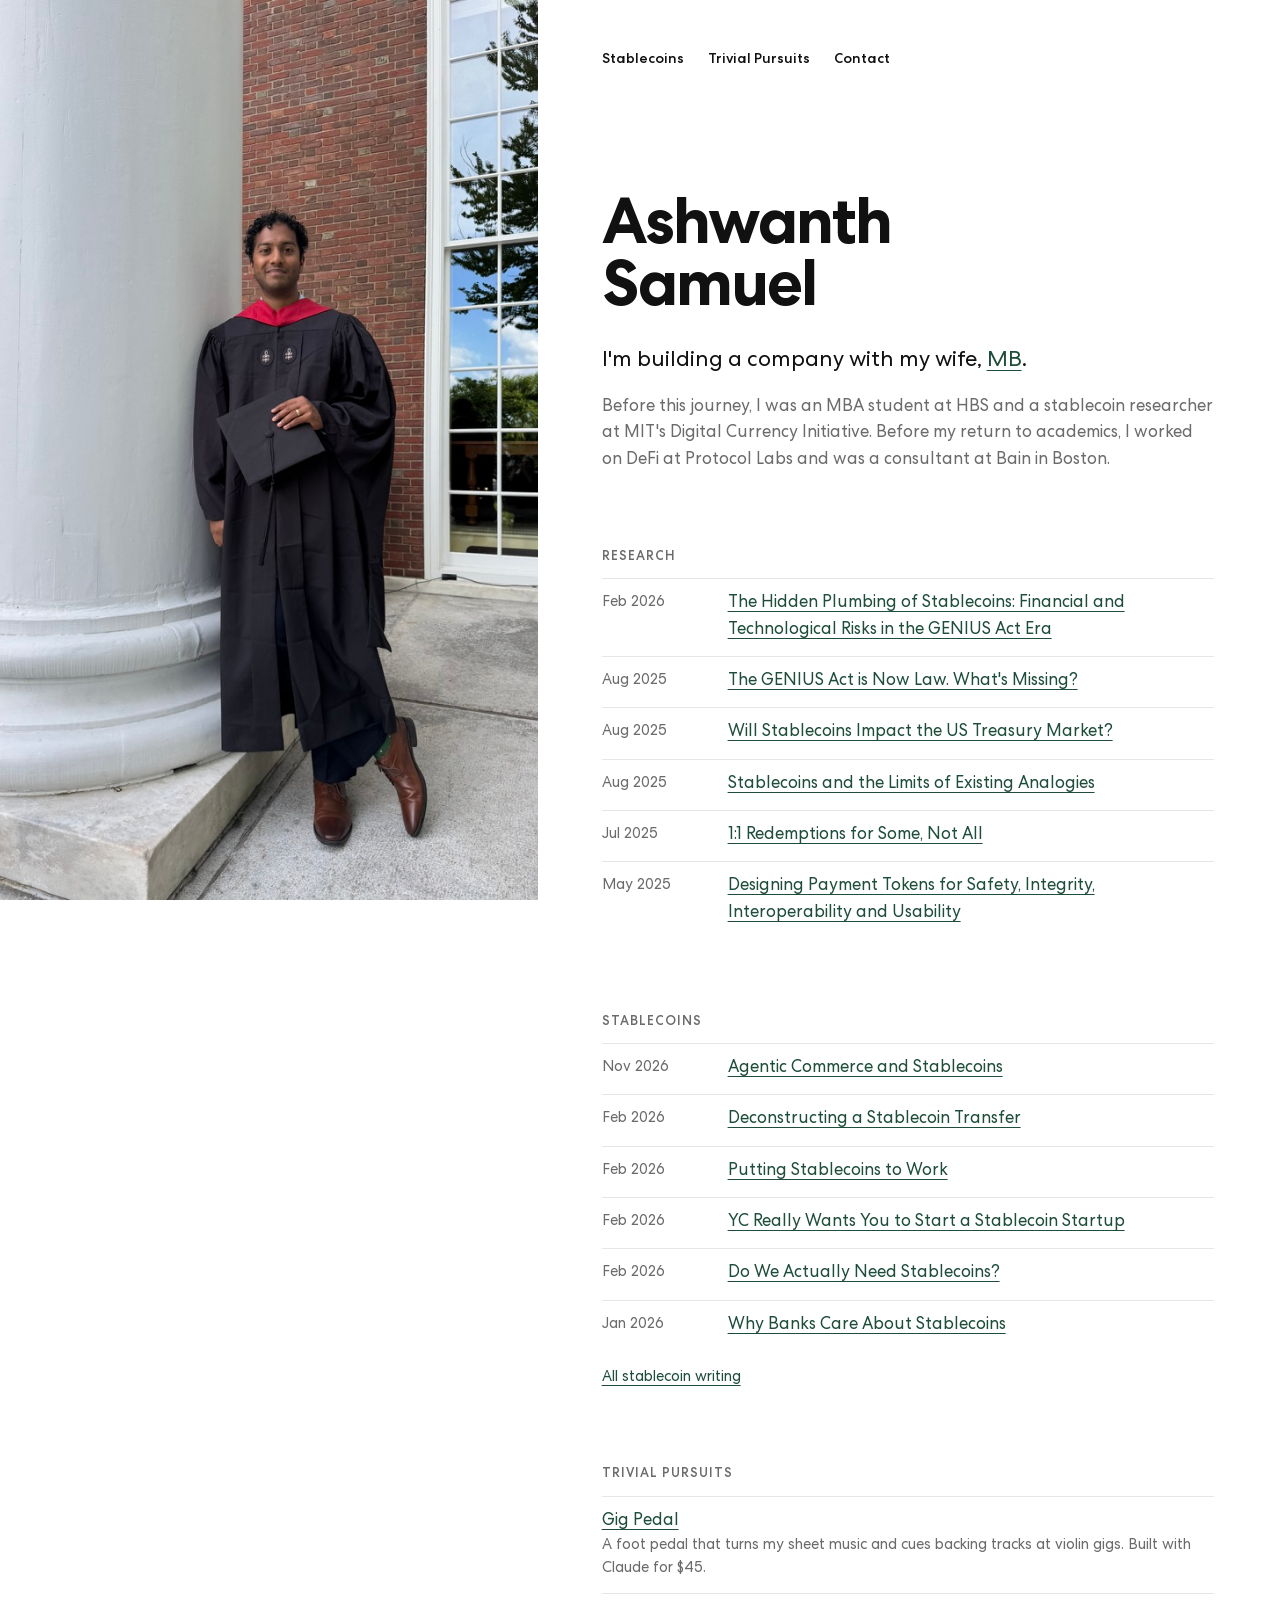
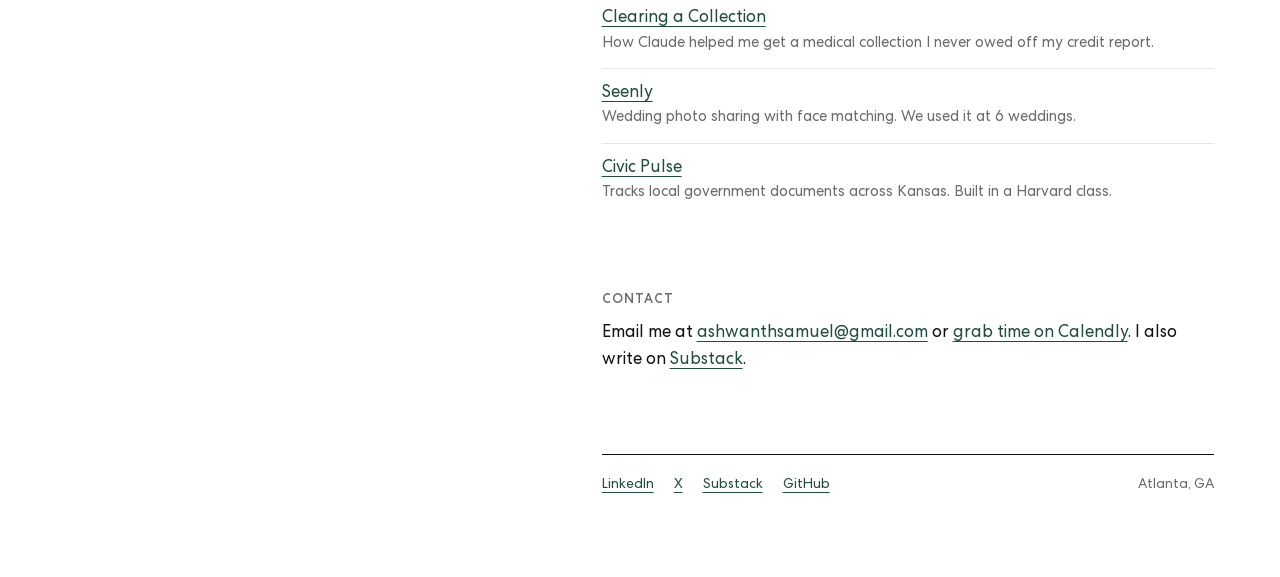
<file: index.html>
<!DOCTYPE html>
<html lang="en">
<head>
  <meta charset="UTF-8">
  <meta name="viewport" content="width=device-width, initial-scale=1.0">
  <meta name="description" content="Ashwanth Samuel. Building a company with MB. Before that, HBS, MIT's Digital Currency Initiative, Protocol Labs, and Bain.">
  <meta name="author" content="Ashwanth Samuel">

  <meta property="og:title" content="Ashwanth Samuel">
  <meta property="og:description" content="Building a company with MB. Before that, HBS, MIT's Digital Currency Initiative, Protocol Labs, and Bain.">
  <meta property="og:type" content="website">
  <meta property="og:url" content="https://ashwanthsamuel.com">
  <meta property="og:image" content="https://ashwanthsamuel.com/assets/img/graduation-web.jpg">

  <meta name="twitter:card" content="summary">
  <meta name="twitter:title" content="Ashwanth Samuel">
  <meta name="twitter:description" content="Building a company with MB. Before that, HBS, MIT's Digital Currency Initiative, Protocol Labs, and Bain.">

  <link rel="icon" type="image/png" href="assets/img/favicon.png">
  <link rel="preload" href="/assets/fonts/CentraNo2-Book.woff2" as="font" type="font/woff2" crossorigin>
  <link rel="preload" href="/assets/fonts/CentraNo2-Medium.woff2" as="font" type="font/woff2" crossorigin>
  <link rel="preload" href="/assets/fonts/CentraNo2-Bold.woff2" as="font" type="font/woff2" crossorigin>
  <link rel="stylesheet" href="/assets/css/main.css?v=20261109">
  <title>Ashwanth Samuel</title>
  <script src="assets/js/analytics.js"></script>
  <script src="/assets/js/webmcp.js" defer></script>
</head>
<body>
  <div class="split">
    <div class="split-photo">
      <img src="assets/img/graduation-web.jpg" alt="Ashwanth in his graduation gown">
    </div>

    <main class="content">
      <nav class="topnav" aria-label="Main navigation">
        <a href="/writing">Stablecoins</a>
        <a href="/side-projects">Trivial Pursuits</a>
        <a href="#contact">Contact</a>
      </nav>

      <h1>Ashwanth<br>Samuel</h1>
      <p class="lede">I'm building a company with my wife, <a href="https://www.mbsamuel.com" target="_blank" rel="noopener noreferrer">MB</a>.</p>
      <p>Before this journey, I was an MBA student at HBS and a stablecoin researcher at MIT's Digital Currency Initiative. Before my return to academics, I worked on DeFi at Protocol Labs and was a consultant at Bain in Boston.</p>

      <h2>Research</h2>
      <ul class="list">
        <li><span class="when">Feb 2026</span><a href="https://www.dci.mit.edu/projects/hidden-plumbing-stablecoins" target="_blank" rel="noopener noreferrer">The Hidden Plumbing of Stablecoins: Financial and Technological Risks in the GENIUS Act Era</a></li>
        <li><span class="when">Aug 2025</span><a href="https://www.dci.mit.edu/posts/stablecoins-genius-act" target="_blank" rel="noopener noreferrer">The GENIUS Act is Now Law. What's Missing?</a></li>
        <li><span class="when">Aug 2025</span><a href="https://www.dci.mit.edu/posts/stablecoins-treasuries" target="_blank" rel="noopener noreferrer">Will Stablecoins Impact the US Treasury Market?</a></li>
        <li><span class="when">Aug 2025</span><a href="https://www.dci.mit.edu/posts/stablecoin-analogies" target="_blank" rel="noopener noreferrer">Stablecoins and the Limits of Existing Analogies</a></li>
        <li><span class="when">Jul 2025</span><a href="https://www.dci.mit.edu/posts/stablecoin-redemptions-for-some-not-all" target="_blank" rel="noopener noreferrer">1:1 Redemptions for Some, Not All</a></li>
        <li><span class="when">May 2025</span><a href="https://www.jpmorgan.com/kinexys/documents/designing-payment-tokens-for-safety-integrity-interoperability-usability.pdf" target="_blank" rel="noopener noreferrer">Designing Payment Tokens for Safety, Integrity, Interoperability and Usability</a></li>
      </ul>

      <h2>Stablecoins</h2>
      <ul class="list">
        <li><span class="when">Nov 2026</span><a href="https://overcollateralized.substack.com/p/agentic-commerce-and-stablecoins" target="_blank" rel="noopener noreferrer">Agentic Commerce and Stablecoins</a></li>
        <li><span class="when">Feb 2026</span><a href="https://overcollateralized.substack.com/p/deconstructing-a-stablecoin-transfer" target="_blank" rel="noopener noreferrer">Deconstructing a Stablecoin Transfer</a></li>
        <li><span class="when">Feb 2026</span><a href="https://overcollateralized.substack.com/p/putting-stablecoins-to-work" target="_blank" rel="noopener noreferrer">Putting Stablecoins to Work</a></li>
        <li><span class="when">Feb 2026</span><a href="https://overcollateralized.substack.com/p/yc-really-wants-you-to-start-a-stablecoin" target="_blank" rel="noopener noreferrer">YC Really Wants You to Start a Stablecoin Startup</a></li>
        <li><span class="when">Feb 2026</span><a href="https://overcollateralized.substack.com/p/do-we-actually-need-stablecoins" target="_blank" rel="noopener noreferrer">Do We Actually Need Stablecoins?</a></li>
        <li><span class="when">Jan 2026</span><a href="https://overcollateralized.substack.com/p/why-banks-care-about-stablecoins" target="_blank" rel="noopener noreferrer">Why Banks Care About Stablecoins</a></li>
      </ul>
      <a class="more" href="/writing">All stablecoin writing</a>

      <h2>Trivial Pursuits</h2>
      <ul class="list plain">
        <li><span><a href="/gig-pedal">Gig Pedal</a><span class="note">A foot pedal that turns my sheet music and cues backing tracks at violin gigs. Built with Claude for $45.</span></span></li>
        <li><span><a href="/medical-collection">Clearing a Collection</a><span class="note">How Claude helped me get a medical collection I never owed off my credit report.</span></span></li>
        <li><span><a href="/seenly-writeup">Seenly</a><span class="note">Wedding photo sharing with face matching. We used it at 6 weddings.</span></span></li>
        <li><span><a href="/civic-pulse">Civic Pulse</a><span class="note">Tracks local government documents across Kansas. Built in a Harvard class.</span></span></li>
      </ul>

      <h2 id="contact">Contact</h2>
      <p>Email me at <a href="mailto:ashwanthsamuel@gmail.com">ashwanthsamuel@gmail.com</a> or <a href="https://calendly.com/asamuel-mba2026" target="_blank" rel="noopener noreferrer">grab time on Calendly</a>. I also write on <a href="https://overcollateralized.substack.com/" target="_blank" rel="noopener noreferrer">Substack</a>.</p>

      <footer class="footer">
        <a href="https://www.linkedin.com/in/ashwanth-samuel/" target="_blank" rel="noopener noreferrer">LinkedIn</a>
        <a href="https://x.com/Ashwanth_Samuel" target="_blank" rel="noopener noreferrer">X</a>
        <a href="https://overcollateralized.substack.com/" target="_blank" rel="noopener noreferrer">Substack</a>
        <a href="https://github.com/ashwanth-eth" target="_blank" rel="noopener noreferrer">GitHub</a>
        <span class="place">Atlanta, GA</span>
      </footer>
    </main>
  </div>
</body>
</html>
</file>
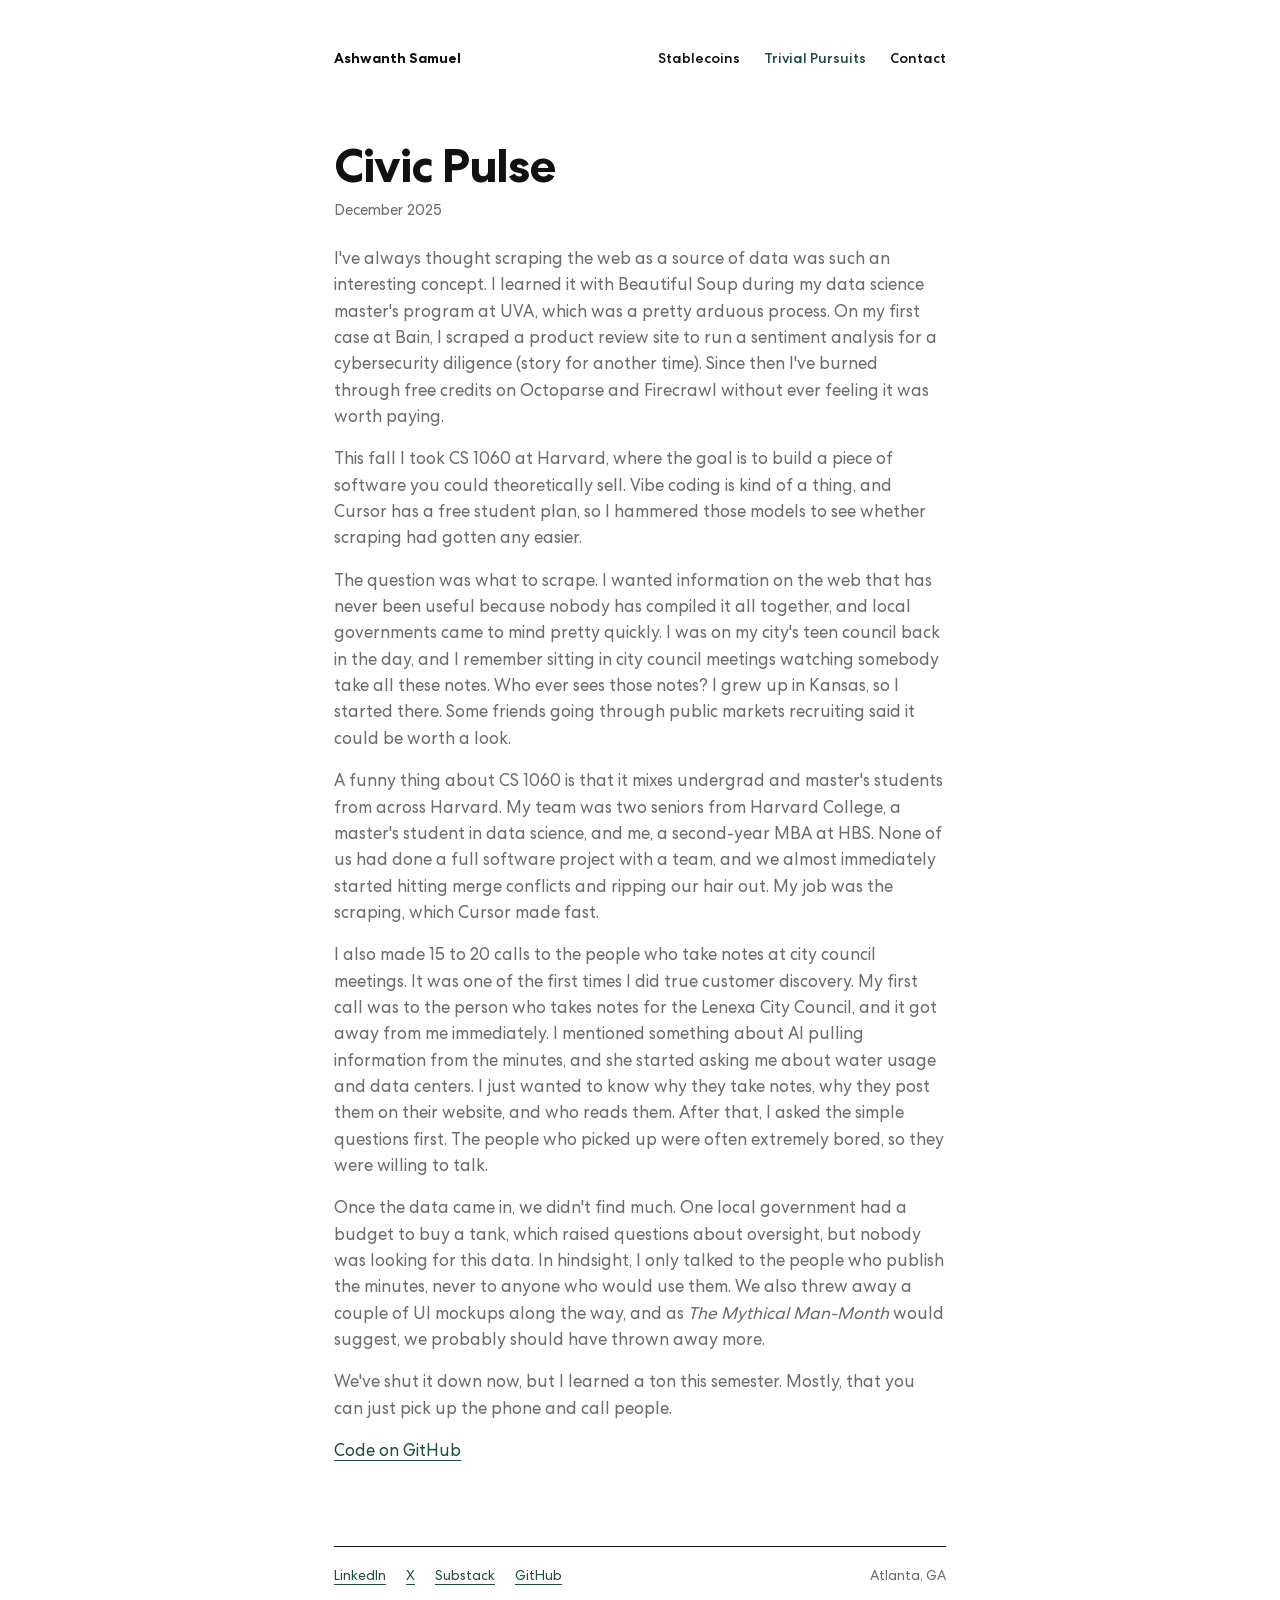
<file: civic-pulse.html>
<!DOCTYPE html>
<html lang="en">
<head>
  <meta charset="UTF-8">
  <meta name="viewport" content="width=device-width, initial-scale=1.0">
  <meta name="description" content="Civic Pulse, a tool for tracking local government documents, built in a Harvard class.">
  <meta name="author" content="Ashwanth Samuel">

  <meta property="og:title" content="Civic Pulse - Ashwanth Samuel">
  <meta property="og:description" content="Civic Pulse, a tool for tracking local government documents, built in a Harvard class.">
  <meta property="og:type" content="article">
  <meta property="og:url" content="https://ashwanthsamuel.com/civic-pulse">

  <meta name="twitter:card" content="summary">
  <meta name="twitter:title" content="Civic Pulse - Ashwanth Samuel">
  <meta name="twitter:description" content="Civic Pulse, a tool for tracking local government documents, built in a Harvard class.">

  <link rel="icon" type="image/png" href="assets/img/favicon.png">
  <link rel="preload" href="/assets/fonts/CentraNo2-Book.woff2" as="font" type="font/woff2" crossorigin>
  <link rel="preload" href="/assets/fonts/CentraNo2-Medium.woff2" as="font" type="font/woff2" crossorigin>
  <link rel="preload" href="/assets/fonts/CentraNo2-Bold.woff2" as="font" type="font/woff2" crossorigin>
  <link rel="stylesheet" href="/assets/css/main.css?v=20261109">
  <title>Civic Pulse - Ashwanth Samuel</title>
  <script src="assets/js/analytics.js"></script>
  <script src="/assets/js/webmcp.js" defer></script>
</head>
<body>
  <main class="page">
    <nav class="topnav" aria-label="Main navigation">
      <a href="/" class="home">Ashwanth Samuel</a>
      <a href="/writing">Stablecoins</a>
      <a href="/side-projects" aria-current="page">Trivial Pursuits</a>
      <a href="/#contact">Contact</a>
    </nav>

    <h1>Civic Pulse</h1>
    <p class="dateline">December 2025</p>
    <div class="prose">
      <p>I've always thought scraping the web as a source of data was such an interesting concept. I learned it with Beautiful Soup during my data science master's program at UVA, which was a pretty arduous process. On my first case at Bain, I scraped a product review site to run a sentiment analysis for a cybersecurity diligence (story for another time). Since then I've burned through free credits on Octoparse and Firecrawl without ever feeling it was worth paying.</p>
      <p>This fall I took CS 1060 at Harvard, where the goal is to build a piece of software you could theoretically sell. Vibe coding is kind of a thing, and Cursor has a free student plan, so I hammered those models to see whether scraping had gotten any easier.</p>
      <p>The question was what to scrape. I wanted information on the web that has never been useful because nobody has compiled it all together, and local governments came to mind pretty quickly. I was on my city's teen council back in the day, and I remember sitting in city council meetings watching somebody take all these notes. Who ever sees those notes? I grew up in Kansas, so I started there. Some friends going through public markets recruiting said it could be worth a look.</p>
      <p>A funny thing about CS 1060 is that it mixes undergrad and master's students from across Harvard. My team was two seniors from Harvard College, a master's student in data science, and me, a second-year MBA at HBS. None of us had done a full software project with a team, and we almost immediately started hitting merge conflicts and ripping our hair out. My job was the scraping, which Cursor made fast.</p>
      <p>I also made 15 to 20 calls to the people who take notes at city council meetings. It was one of the first times I did true customer discovery. My first call was to the person who takes notes for the Lenexa City Council, and it got away from me immediately. I mentioned something about AI pulling information from the minutes, and she started asking me about water usage and data centers. I just wanted to know why they take notes, why they post them on their website, and who reads them. After that, I asked the simple questions first. The people who picked up were often extremely bored, so they were willing to talk.</p>
      <p>Once the data came in, we didn't find much. One local government had a budget to buy a tank, which raised questions about oversight, but nobody was looking for this data. In hindsight, I only talked to the people who publish the minutes, never to anyone who would use them. We also threw away a couple of UI mockups along the way, and as <em>The Mythical Man-Month</em> would suggest, we probably should have thrown away more.</p>
      <p>We've shut it down now, but I learned a ton this semester. Mostly, that you can just pick up the phone and call people.</p>
    </div>

    <p><a href="https://github.com/cs1060f25/CIVIC-civic-pulse" target="_blank" rel="noopener noreferrer">Code on GitHub</a></p>

    <footer class="footer">
      <a href="https://www.linkedin.com/in/ashwanth-samuel/" target="_blank" rel="noopener noreferrer">LinkedIn</a>
      <a href="https://x.com/Ashwanth_Samuel" target="_blank" rel="noopener noreferrer">X</a>
      <a href="https://overcollateralized.substack.com/" target="_blank" rel="noopener noreferrer">Substack</a>
      <a href="https://github.com/ashwanth-eth" target="_blank" rel="noopener noreferrer">GitHub</a>
      <span class="place">Atlanta, GA</span>
    </footer>
  </main>
</body>
</html>
</file>
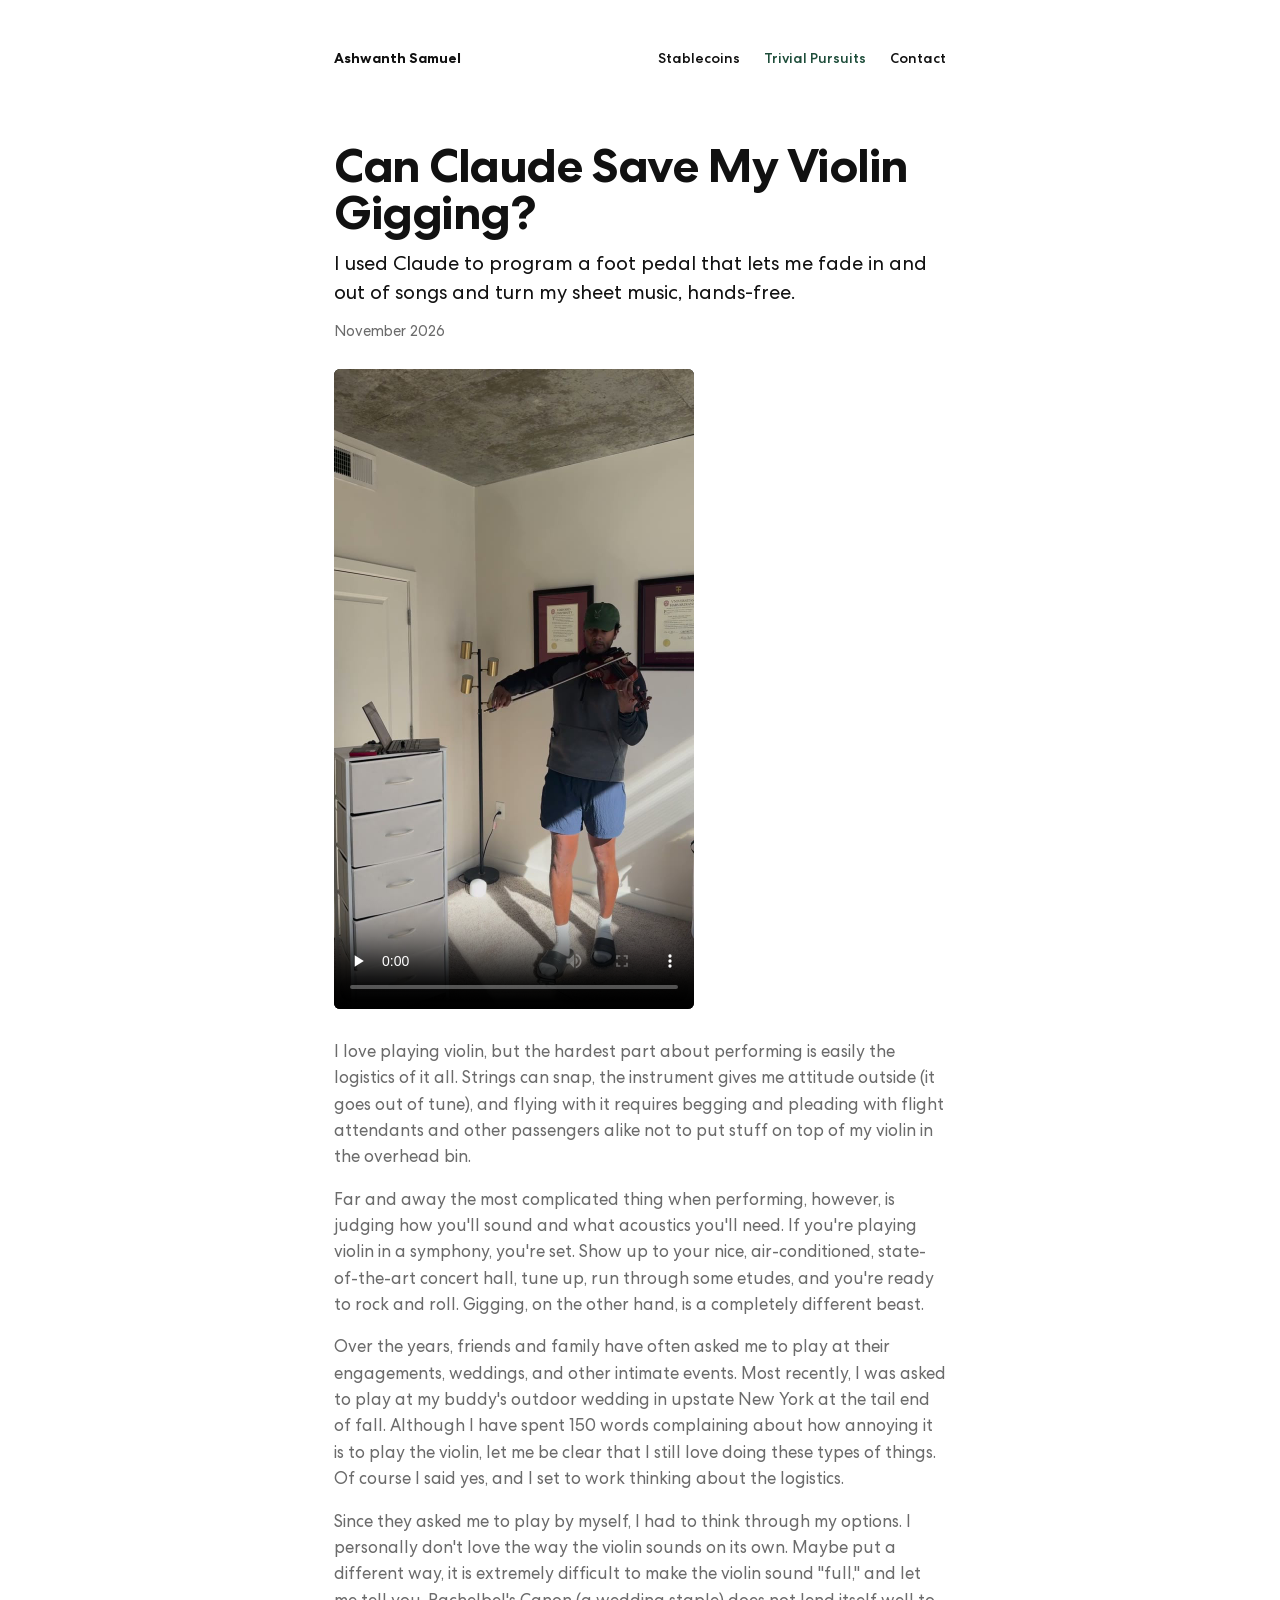
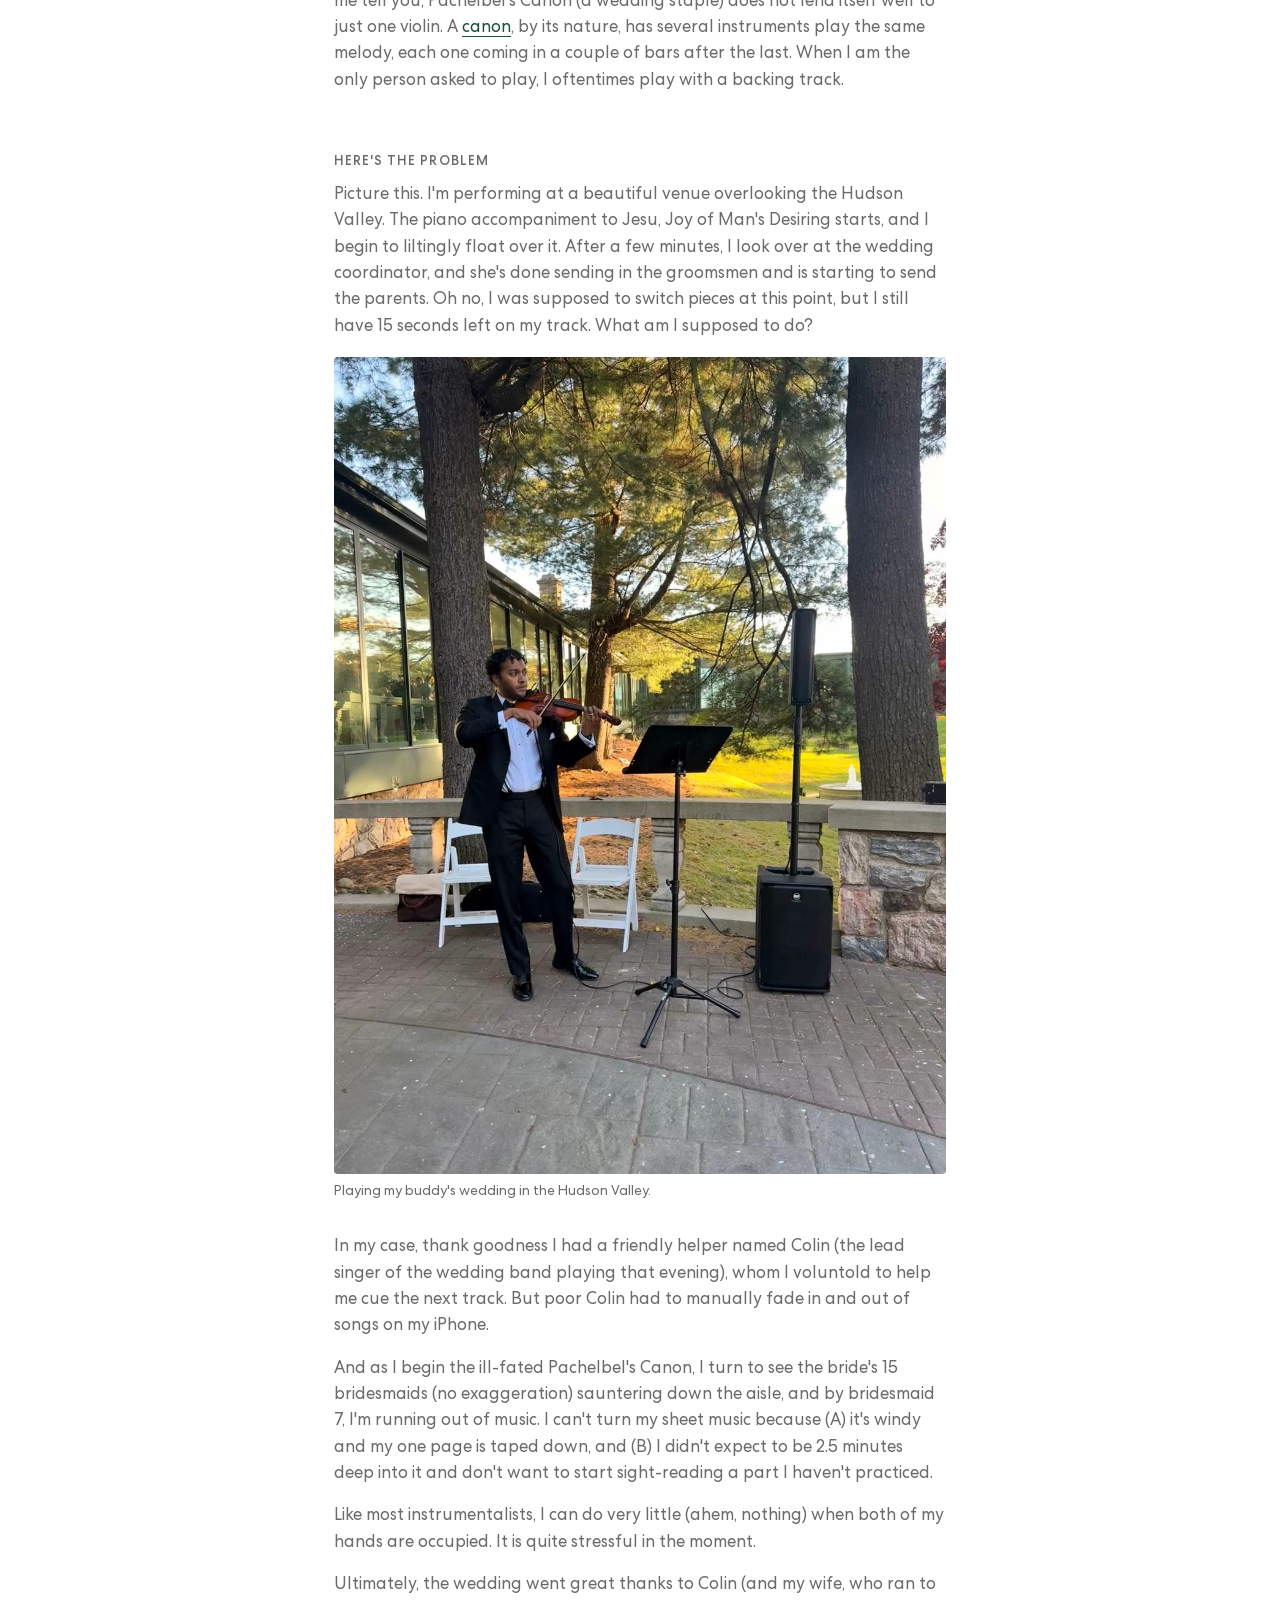
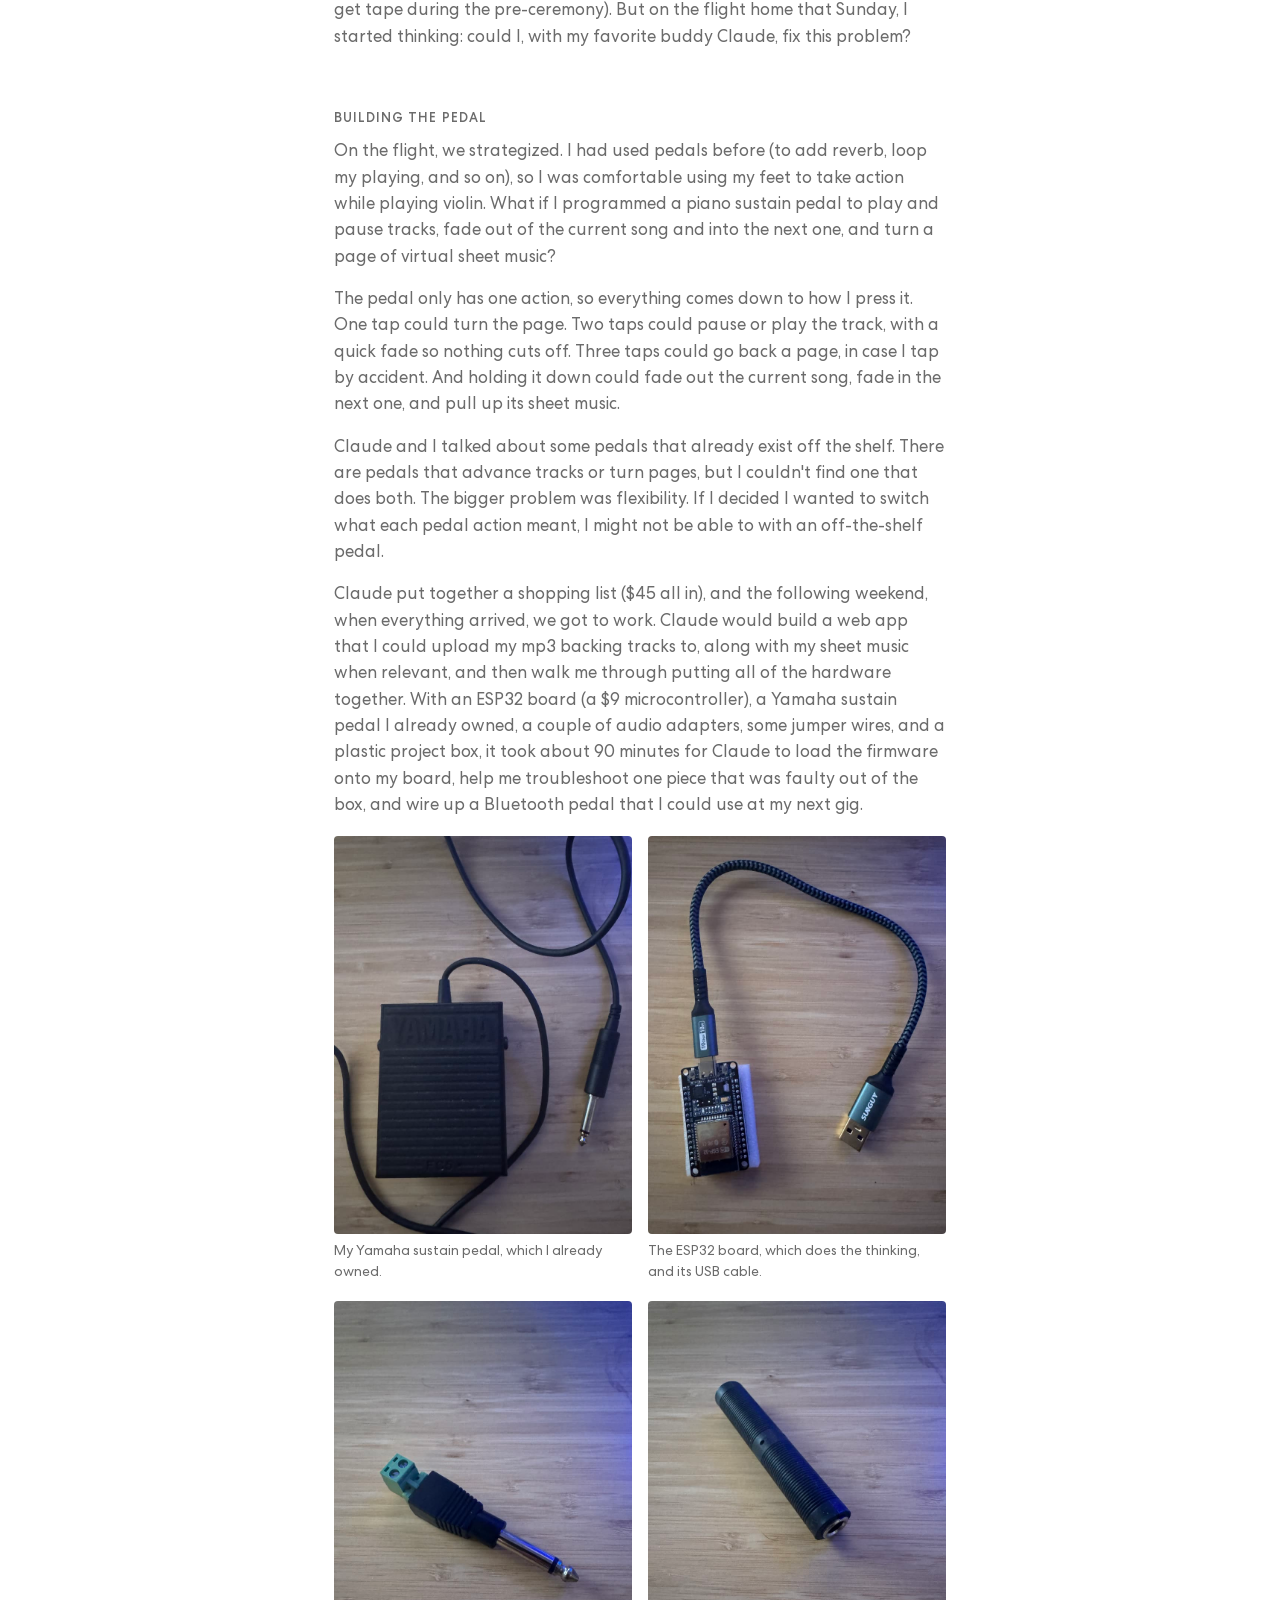
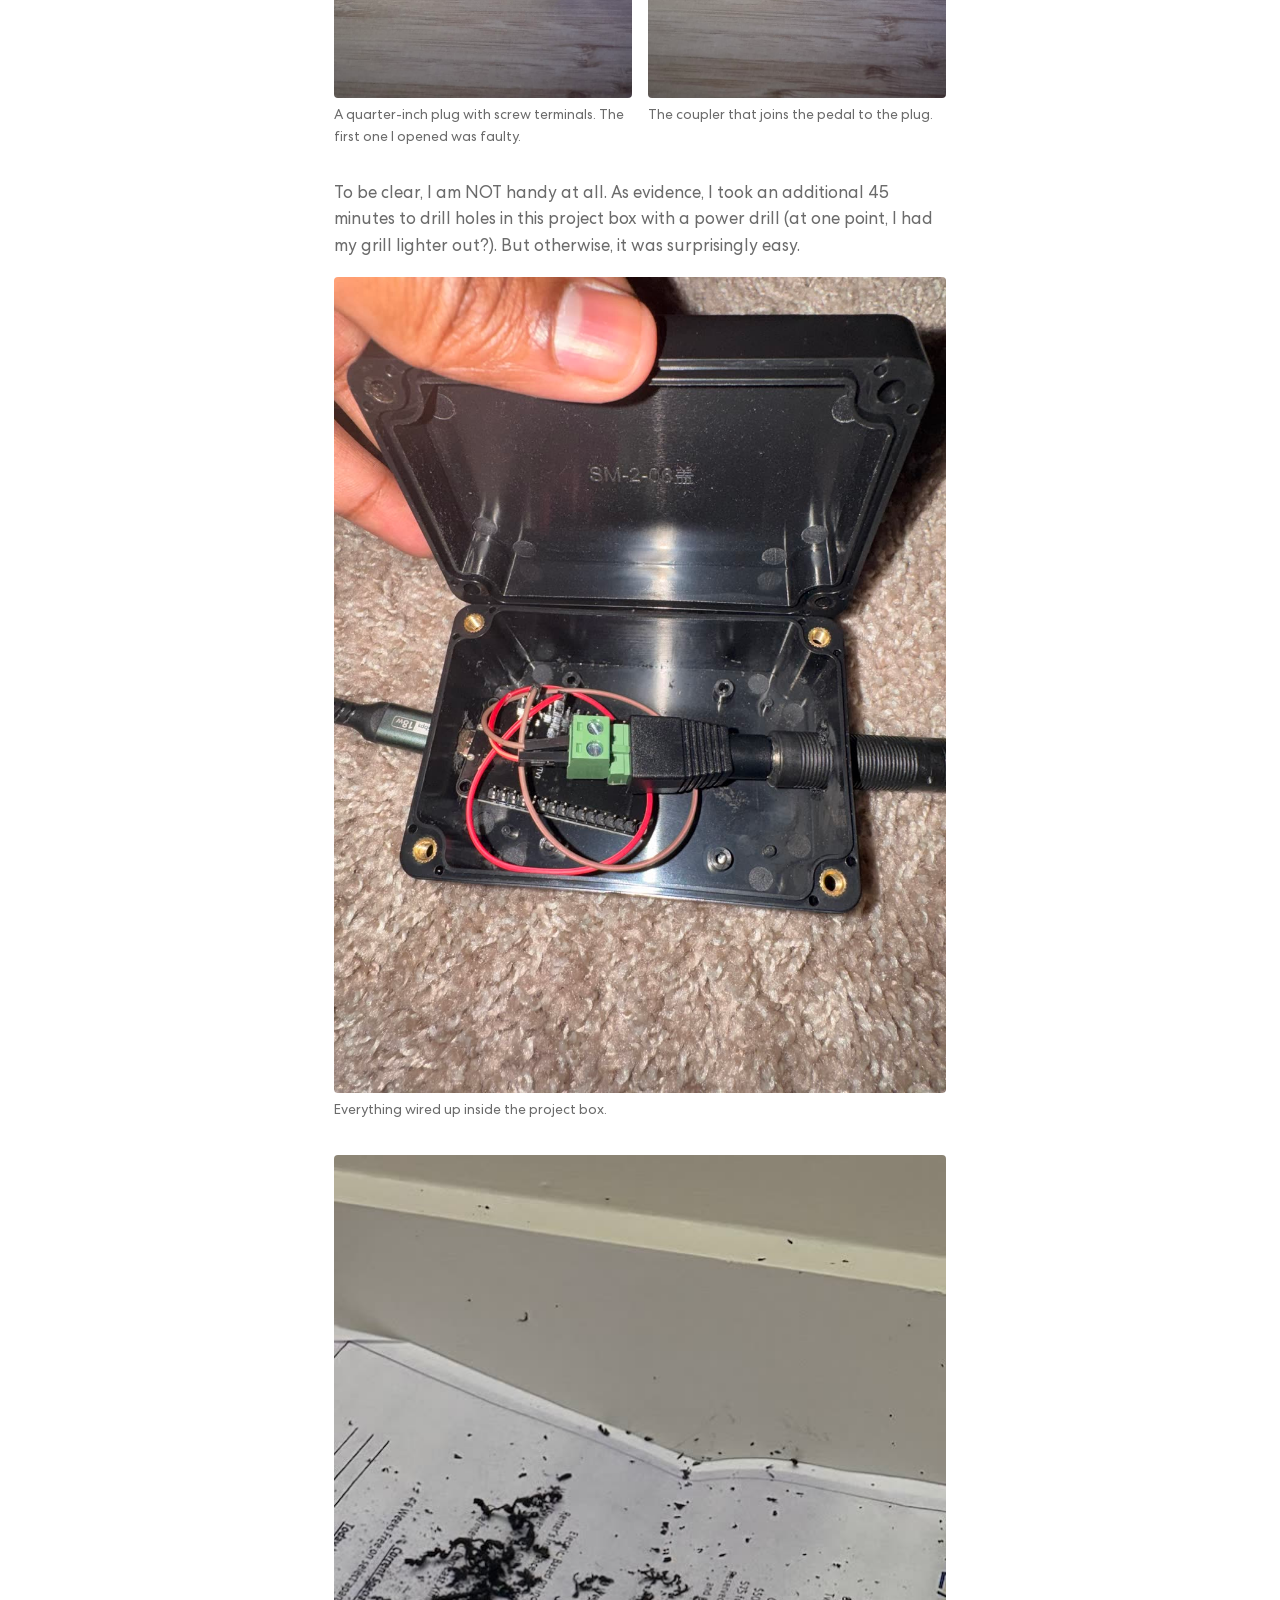
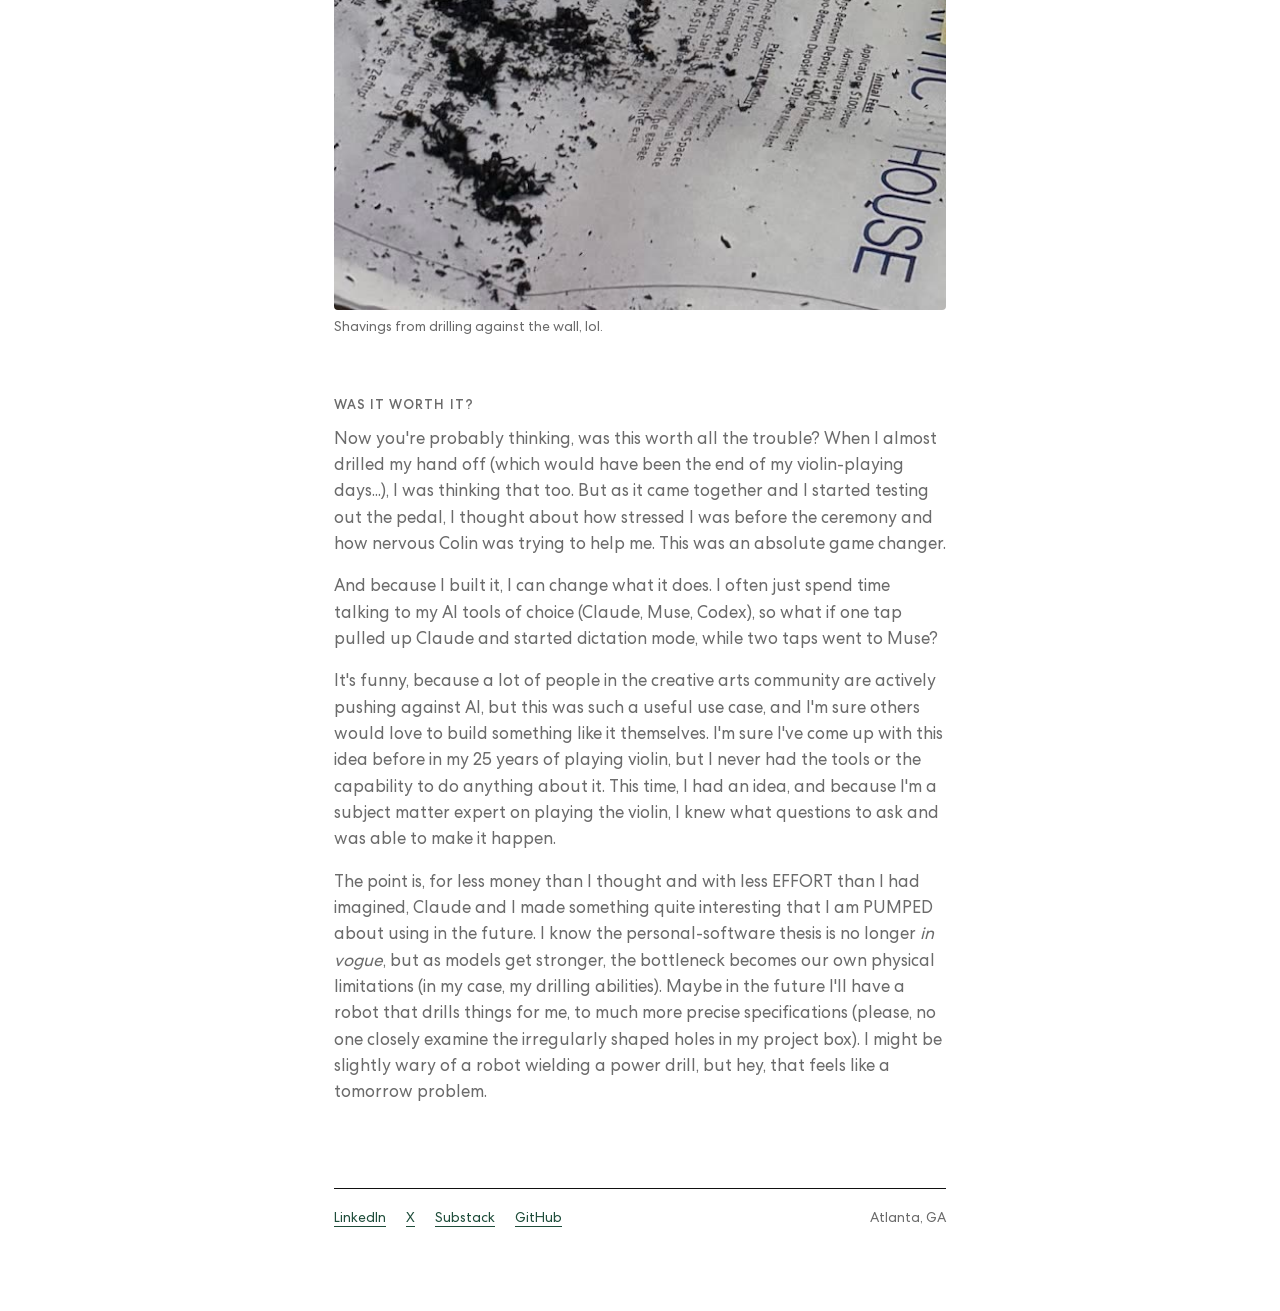
<file: gig-pedal.html>
<!DOCTYPE html>
<html lang="en">
<head>
  <meta charset="UTF-8">
  <meta name="viewport" content="width=device-width, initial-scale=1.0">
  <meta name="description" content="How Claude and I built a $45 foot pedal that turns my sheet music and cues my backing tracks at violin gigs.">
  <meta name="author" content="Ashwanth Samuel">

  <meta property="og:title" content="Can Claude Save My Violin Gigging? - Ashwanth Samuel">
  <meta property="og:description" content="How Claude and I built a $45 foot pedal that turns my sheet music and cues my backing tracks at violin gigs.">
  <meta property="og:type" content="article">
  <meta property="og:url" content="https://ashwanthsamuel.com/gig-pedal">
  <meta property="og:image" content="https://ashwanthsamuel.com/assets/img/gig-pedal/box-wired.jpg">

  <meta name="twitter:card" content="summary_large_image">
  <meta name="twitter:title" content="Can Claude Save My Violin Gigging? - Ashwanth Samuel">
  <meta name="twitter:description" content="How Claude and I built a $45 foot pedal that turns my sheet music and cues my backing tracks at violin gigs.">

  <link rel="icon" type="image/png" href="assets/img/favicon.png">
  <link rel="preload" href="/assets/fonts/CentraNo2-Book.woff2" as="font" type="font/woff2" crossorigin>
  <link rel="preload" href="/assets/fonts/CentraNo2-Medium.woff2" as="font" type="font/woff2" crossorigin>
  <link rel="preload" href="/assets/fonts/CentraNo2-Bold.woff2" as="font" type="font/woff2" crossorigin>
  <link rel="stylesheet" href="/assets/css/main.css?v=20261109">
  <title>Can Claude Save My Violin Gigging? - Ashwanth Samuel</title>
  <script src="assets/js/analytics.js"></script>
  <script src="/assets/js/webmcp.js" defer></script>
</head>
<body>
  <main class="page">
    <nav class="topnav" aria-label="Main navigation">
      <a href="/" class="home">Ashwanth Samuel</a>
      <a href="/writing">Stablecoins</a>
      <a href="/side-projects" aria-current="page">Trivial Pursuits</a>
      <a href="/#contact">Contact</a>
    </nav>

    <h1>Can Claude Save My Violin Gigging?</h1>
    <p class="dek">I used Claude to program a foot pedal that lets me fade in and out of songs and turn my sheet music, hands-free.</p>
    <p class="dateline">November 2026</p>

    <figure class="essay-video">
      <video controls playsinline preload="none" poster="assets/img/gig-pedal/video-poster.jpg" aria-label="Ashwanth explains the pedal, then uses it to move his backing track from Jesu, Joy of Man's Desiring into Pachelbel's Canon">
        <source src="assets/video/gig-pedal.mp4" type="video/mp4">
      </video>
    </figure>

    <div class="prose">
      <p>I love playing violin, but the hardest part about performing is easily the logistics of it all. Strings can snap, the instrument gives me attitude outside (it goes out of tune), and flying with it requires begging and pleading with flight attendants and other passengers alike not to put stuff on top of my violin in the overhead bin.</p>
      <p>Far and away the most complicated thing when performing, however, is judging how you'll sound and what acoustics you'll need. If you're playing violin in a symphony, you're set. Show up to your nice, air-conditioned, state-of-the-art concert hall, tune up, run through some etudes, and you're ready to rock and roll. Gigging, on the other hand, is a completely different beast.</p>
      <p>Over the years, friends and family have often asked me to play at their engagements, weddings, and other intimate events. Most recently, I was asked to play at my buddy's outdoor wedding in upstate New York at the tail end of fall. Although I have spent 150 words complaining about how annoying it is to play the violin, let me be clear that I still love doing these types of things. Of course I said yes, and I set to work thinking about the logistics.</p>
      <p>Since they asked me to play by myself, I had to think through my options. I personally don't love the way the violin sounds on its own. Maybe put a different way, it is extremely difficult to make the violin sound "full," and let me tell you, Pachelbel's Canon (a wedding staple) does not lend itself well to just one violin. A <a href="https://en.wikipedia.org/wiki/Canon_(music)" target="_blank" rel="noopener noreferrer">canon</a>, by its nature, has several instruments play the same melody, each one coming in a couple of bars after the last. When I am the only person asked to play, I oftentimes play with a backing track.</p>

      <h2>Here's the problem</h2>
      <p>Picture this. I'm performing at a beautiful venue overlooking the Hudson Valley. The piano accompaniment to Jesu, Joy of Man's Desiring starts, and I begin to liltingly float over it. After a few minutes, I look over at the wedding coordinator, and she's done sending in the groomsmen and is starting to send the parents. Oh no, I was supposed to switch pieces at this point, but I still have 15 seconds left on my track. What am I supposed to do?</p>
    </div>

    <figure class="photo">
      <img src="assets/img/gig-pedal/wedding.jpg" alt="Ashwanth in a tuxedo playing violin on a stone patio under pine trees, next to a music stand and a speaker" loading="lazy">
      <figcaption>Playing my buddy's wedding in the Hudson Valley.</figcaption>
    </figure>

    <div class="prose">
      <p>In my case, thank goodness I had a friendly helper named Colin (the lead singer of the wedding band playing that evening), whom I voluntold to help me cue the next track. But poor Colin had to manually fade in and out of songs on my iPhone.</p>
      <p>And as I begin the ill-fated Pachelbel's Canon, I turn to see the bride's 15 bridesmaids (no exaggeration) sauntering down the aisle, and by bridesmaid 7, I'm running out of music. I can't turn my sheet music because (A) it's windy and my one page is taped down, and (B) I didn't expect to be 2.5 minutes deep into it and don't want to start sight-reading a part I haven't practiced.</p>
      <p>Like most instrumentalists, I can do very little (ahem, nothing) when both of my hands are occupied. It is quite stressful in the moment.</p>
      <p>Ultimately, the wedding went great thanks to Colin (and my wife, who ran to get tape during the pre-ceremony). But on the flight home that Sunday, I started thinking: could I, with my favorite buddy Claude, fix this problem?</p>

      <h2>Building the pedal</h2>
      <p>On the flight, we strategized. I had used pedals before (to add reverb, loop my playing, and so on), so I was comfortable using my feet to take action while playing violin. What if I programmed a piano sustain pedal to play and pause tracks, fade out of the current song and into the next one, and turn a page of virtual sheet music?</p>
      <p>The pedal only has one action, so everything comes down to how I press it. One tap could turn the page. Two taps could pause or play the track, with a quick fade so nothing cuts off. Three taps could go back a page, in case I tap by accident. And holding it down could fade out the current song, fade in the next one, and pull up its sheet music.</p>
      <p>Claude and I talked about some pedals that already exist off the shelf. There are pedals that advance tracks or turn pages, but I couldn't find one that does both. The bigger problem was flexibility. If I decided I wanted to switch what each pedal action meant, I might not be able to with an off-the-shelf pedal.</p>
      <p>Claude put together a shopping list ($45 all in), and the following weekend, when everything arrived, we got to work. Claude would build a web app that I could upload my mp3 backing tracks to, along with my sheet music when relevant, and then walk me through putting all of the hardware together. With an ESP32 board (a $9 microcontroller), a Yamaha sustain pedal I already owned, a couple of audio adapters, some jumper wires, and a plastic project box, it took about 90 minutes for Claude to load the firmware onto my board, help me troubleshoot one piece that was faulty out of the box, and wire up a Bluetooth pedal that I could use at my next gig.</p>
    </div>

    <div class="photo-grid">
      <figure class="photo">
        <img src="assets/img/gig-pedal/pedal.jpg" alt="A black Yamaha FC5 sustain pedal with its cable and quarter-inch plug" loading="lazy">
        <figcaption>My Yamaha sustain pedal, which I already owned.</figcaption>
      </figure>
      <figure class="photo">
        <img src="assets/img/gig-pedal/esp32-board.jpg" alt="An ESP32 board plugged into a short braided USB cable" loading="lazy">
        <figcaption>The ESP32 board, which does the thinking, and its USB cable.</figcaption>
      </figure>
      <figure class="photo">
        <img src="assets/img/gig-pedal/screw-terminal-plug.jpg" alt="A quarter-inch plug with a green two-screw terminal block on its end" loading="lazy">
        <figcaption>A quarter-inch plug with screw terminals. The first one I opened was faulty.</figcaption>
      </figure>
      <figure class="photo">
        <img src="assets/img/gig-pedal/coupler.jpg" alt="A black threaded quarter-inch female-to-female coupler" loading="lazy">
        <figcaption>The coupler that joins the pedal to the plug.</figcaption>
      </figure>
    </div>

    <div class="prose">
      <p>To be clear, I am NOT handy at all. As evidence, I took an additional 45 minutes to drill holes in this project box with a power drill (at one point, I had my grill lighter out?). But otherwise, it was surprisingly easy.</p>
    </div>

    <figure class="photo">
      <img src="assets/img/gig-pedal/box-wired.jpg" alt="The open project box with the ESP32 board, red and tan jumper wires, and the plug and coupler running through a hole in the side" loading="lazy">
      <figcaption>Everything wired up inside the project box.</figcaption>
    </figure>
    <figure class="photo">
      <img src="assets/img/gig-pedal/drill-shavings.jpg" alt="Black plastic drill shavings scattered on a sheet of paper against a white baseboard" loading="lazy">
      <figcaption>Shavings from drilling against the wall, lol.</figcaption>
    </figure>

    <div class="prose">
      <h2>Was it worth it?</h2>
      <p>Now you're probably thinking, was this worth all the trouble? When I almost drilled my hand off (which would have been the end of my violin-playing days...), I was thinking that too. But as it came together and I started testing out the pedal, I thought about how stressed I was before the ceremony and how nervous Colin was trying to help me. This was an absolute game changer.</p>
      <p>And because I built it, I can change what it does. I often just spend time talking to my AI tools of choice (Claude, Muse, Codex), so what if one tap pulled up Claude and started dictation mode, while two taps went to Muse?</p>
      <p>It's funny, because a lot of people in the creative arts community are actively pushing against AI, but this was such a useful use case, and I'm sure others would love to build something like it themselves. I'm sure I've come up with this idea before in my 25 years of playing violin, but I never had the tools or the capability to do anything about it. This time, I had an idea, and because I'm a subject matter expert on playing the violin, I knew what questions to ask and was able to make it happen.</p>
      <p>The point is, for less money than I thought and with less EFFORT than I had imagined, Claude and I made something quite interesting that I am PUMPED about using in the future. I know the personal-software thesis is no longer <em>in vogue</em>, but as models get stronger, the bottleneck becomes our own physical limitations (in my case, my drilling abilities). Maybe in the future I'll have a robot that drills things for me, to much more precise specifications (please, no one closely examine the irregularly shaped holes in my project box). I might be slightly wary of a robot wielding a power drill, but hey, that feels like a tomorrow problem.</p>
    </div>

    <footer class="footer">
      <a href="https://www.linkedin.com/in/ashwanth-samuel/" target="_blank" rel="noopener noreferrer">LinkedIn</a>
      <a href="https://x.com/Ashwanth_Samuel" target="_blank" rel="noopener noreferrer">X</a>
      <a href="https://overcollateralized.substack.com/" target="_blank" rel="noopener noreferrer">Substack</a>
      <a href="https://github.com/ashwanth-eth" target="_blank" rel="noopener noreferrer">GitHub</a>
      <span class="place">Atlanta, GA</span>
    </footer>
  </main>
</body>
</html>
</file>
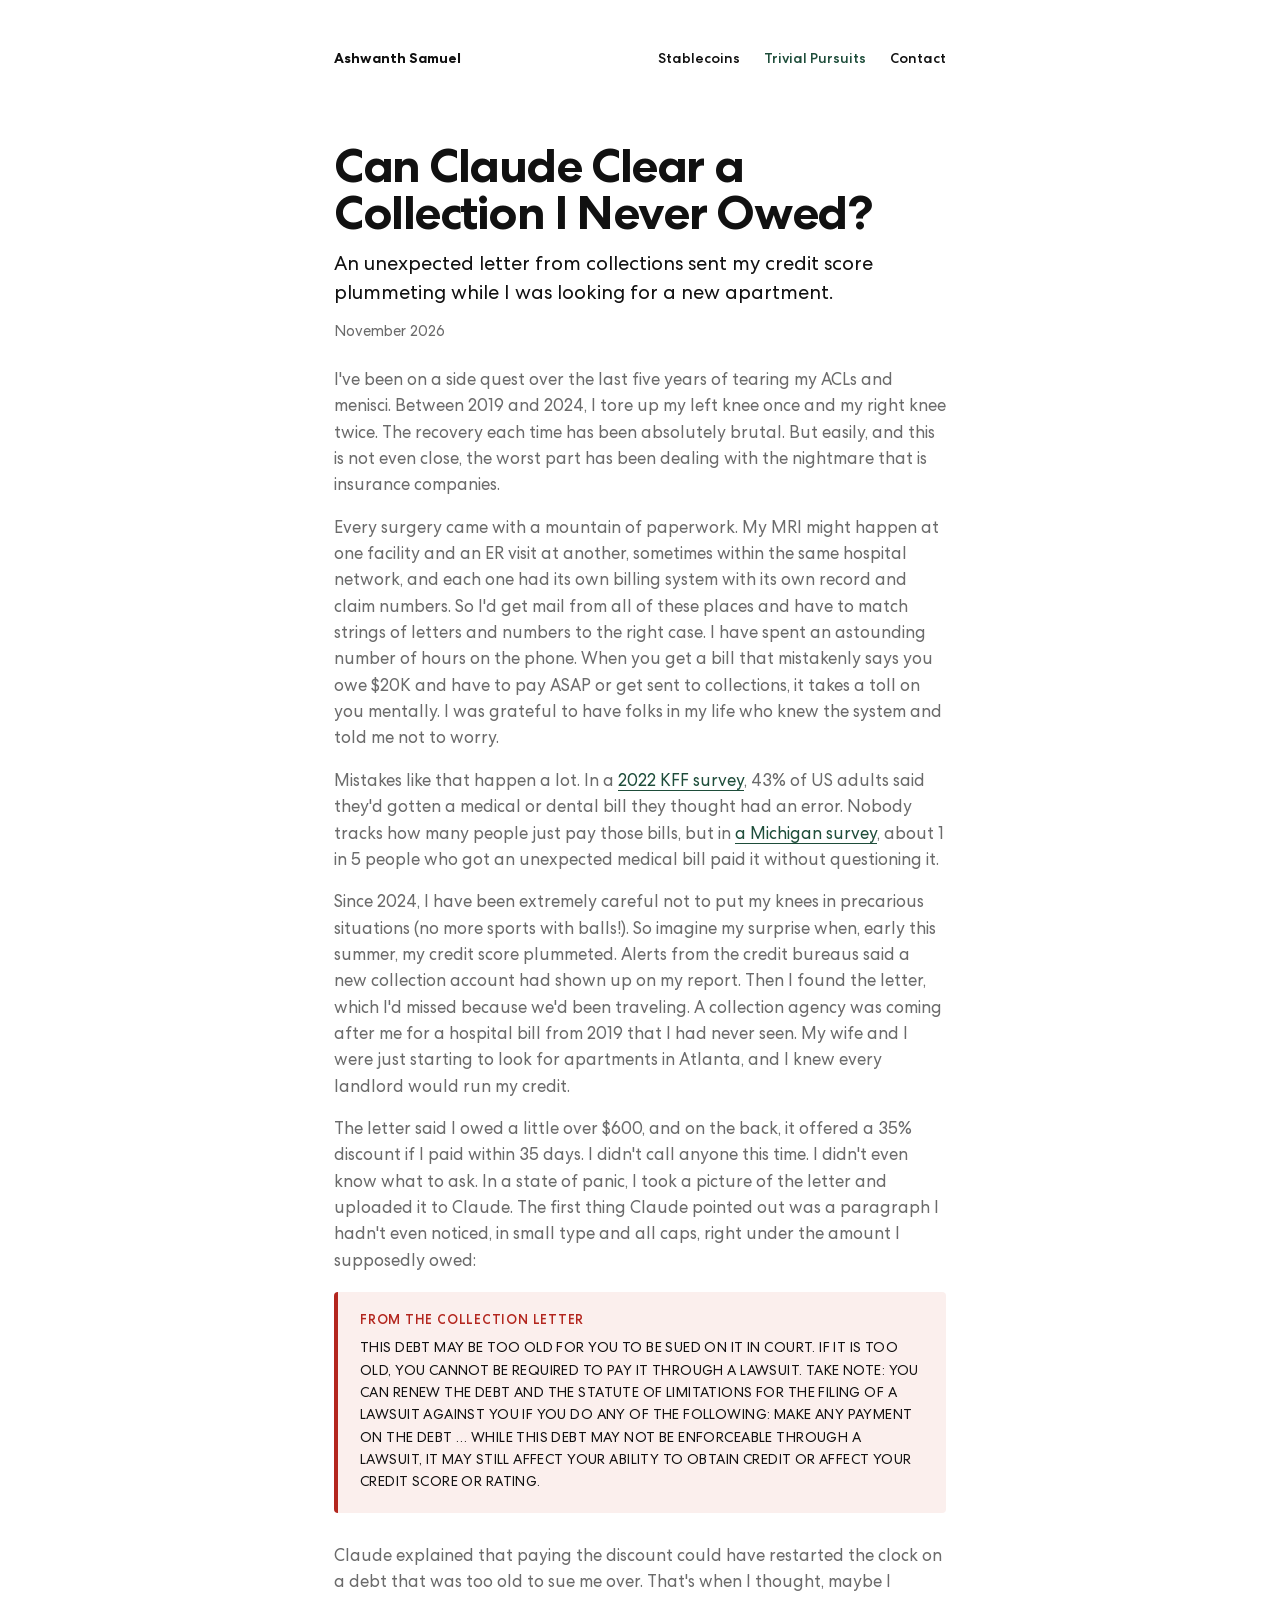
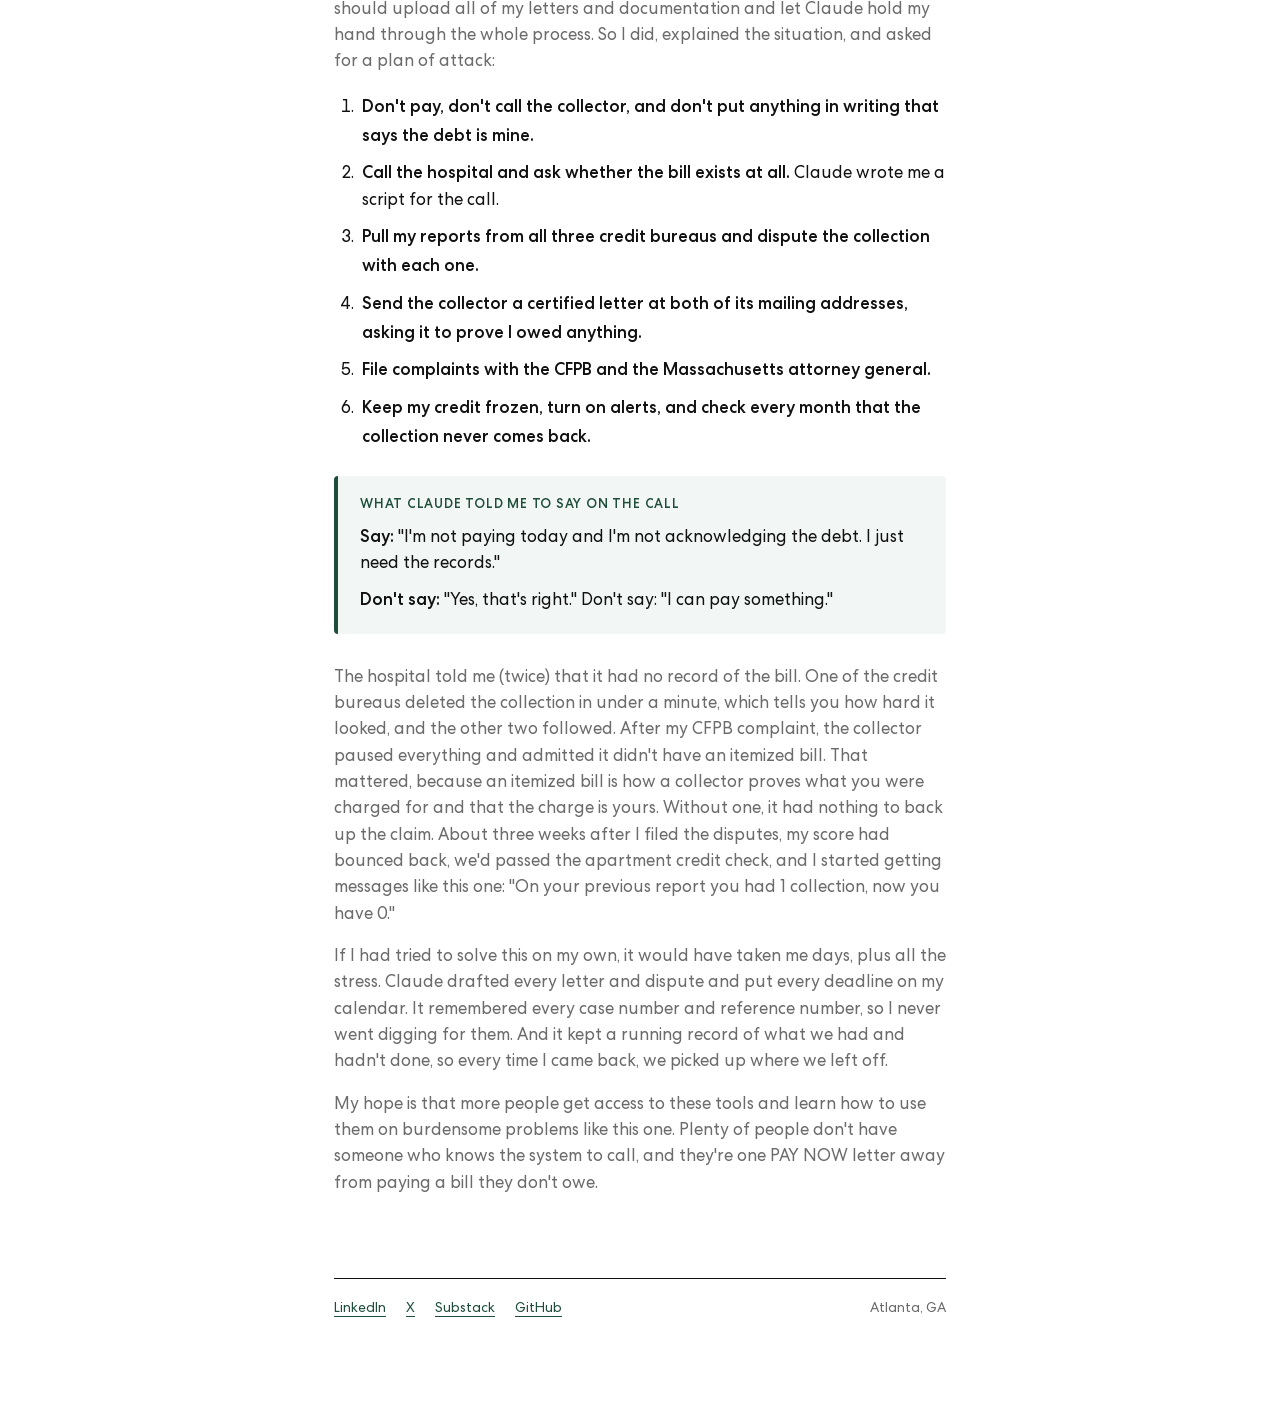
<file: medical-collection.html>
<!DOCTYPE html>
<html lang="en">
<head>
  <meta charset="UTF-8">
  <meta name="viewport" content="width=device-width, initial-scale=1.0">
  <meta name="description" content="An unexpected letter from collections sent my credit score plummeting while I was looking for a new apartment.">
  <meta name="author" content="Ashwanth Samuel">

  <meta property="og:title" content="Can Claude Clear a Collection I Never Owed? - Ashwanth Samuel">
  <meta property="og:description" content="An unexpected letter from collections sent my credit score plummeting while I was looking for a new apartment.">
  <meta property="og:type" content="article">
  <meta property="og:url" content="https://ashwanthsamuel.com/medical-collection">

  <meta name="twitter:card" content="summary">
  <meta name="twitter:title" content="Can Claude Clear a Collection I Never Owed? - Ashwanth Samuel">
  <meta name="twitter:description" content="An unexpected letter from collections sent my credit score plummeting while I was looking for a new apartment.">

  <link rel="icon" type="image/png" href="assets/img/favicon.png">
  <link rel="preload" href="/assets/fonts/CentraNo2-Book.woff2" as="font" type="font/woff2" crossorigin>
  <link rel="preload" href="/assets/fonts/CentraNo2-Medium.woff2" as="font" type="font/woff2" crossorigin>
  <link rel="preload" href="/assets/fonts/CentraNo2-Bold.woff2" as="font" type="font/woff2" crossorigin>
  <link rel="stylesheet" href="/assets/css/main.css?v=20261109">
  <title>Can Claude Clear a Collection I Never Owed? - Ashwanth Samuel</title>
  <script src="assets/js/analytics.js"></script>
  <script src="/assets/js/webmcp.js" defer></script>
</head>
<body>
  <main class="page">
    <nav class="topnav" aria-label="Main navigation">
      <a href="/" class="home">Ashwanth Samuel</a>
      <a href="/writing">Stablecoins</a>
      <a href="/side-projects" aria-current="page">Trivial Pursuits</a>
      <a href="/#contact">Contact</a>
    </nav>

    <h1>Can Claude Clear a Collection I Never Owed?</h1>
    <p class="dek">An unexpected letter from collections sent my credit score plummeting while I was looking for a new apartment.</p>
    <p class="dateline">November 2026</p>

    <div class="prose">
      <p>I've been on a side quest over the last five years of tearing my ACLs and menisci. Between 2019 and 2024, I tore up my left knee once and my right knee twice. The recovery each time has been absolutely brutal. But easily, and this is not even close, the worst part has been dealing with the nightmare that is insurance companies.</p>
      <p>Every surgery came with a mountain of paperwork. My MRI might happen at one facility and an ER visit at another, sometimes within the same hospital network, and each one had its own billing system with its own record and claim numbers. So I'd get mail from all of these places and have to match strings of letters and numbers to the right case. I have spent an astounding number of hours on the phone. When you get a bill that mistakenly says you owe $20K and have to pay ASAP or get sent to collections, it takes a toll on you mentally. I was grateful to have folks in my life who knew the system and told me not to worry.</p>
      <p>Mistakes like that happen a lot. In a <a href="https://www.kff.org/private-insurance/could-consumer-assistance-be-helpful-to-people-facing-medical-debt/" target="_blank" rel="noopener noreferrer">2022 KFF survey</a>, 43% of US adults said they'd gotten a medical or dental bill they thought had an error. Nobody tracks how many people just pay those bills, but in <a href="https://healthcarevaluehub.org/uncategorized/2025/michigan-survey-respondents-receive-unexpected-medical-bills-and-incur-medical-debt-express-bipartisan-support-for-government-action/" target="_blank" rel="noopener noreferrer">a Michigan survey</a>, about 1 in 5 people who got an unexpected medical bill paid it without questioning it.</p>
      <p>Since 2024, I have been extremely careful not to put my knees in precarious situations (no more sports with balls!). So imagine my surprise when, early this summer, my credit score plummeted. Alerts from the credit bureaus said a new collection account had shown up on my report. Then I found the letter, which I'd missed because we'd been traveling. A collection agency was coming after me for a hospital bill from 2019 that I had never seen. My wife and I were just starting to look for apartments in Atlanta, and I knew every landlord would run my credit.</p>
      <p>The letter said I owed a little over $600, and on the back, it offered a 35% discount if I paid within 35 days. I didn't call anyone this time. I didn't even know what to ask. In a state of panic, I took a picture of the letter and uploaded it to Claude. The first thing Claude pointed out was a paragraph I hadn't even noticed, in small type and all caps, right under the amount I supposedly owed:</p>
    </div>

    <aside class="callout warning" aria-label="Fine print from the collection letter">
      <p class="callout-label">From the collection letter</p>
      <blockquote>
        <p>This debt may be too old for you to be sued on it in court. If it is too old, you cannot be required to pay it through a lawsuit. Take note: you can renew the debt and the statute of limitations for the filing of a lawsuit against you if you do any of the following: make any payment on the debt &hellip; While this debt may not be enforceable through a lawsuit, it may still affect your ability to obtain credit or affect your credit score or rating.</p>
      </blockquote>
    </aside>

    <div class="prose">
      <p>Claude explained that paying the discount could have restarted the clock on a debt that was too old to sue me over. That's when I thought, maybe I should upload all of my letters and documentation and let Claude hold my hand through the whole process. So I did, explained the situation, and asked for a plan of attack:</p>
      <ol class="steps">
        <li><strong>Don't pay, don't call the collector, and don't put anything in writing that says the debt is mine.</strong></li>
        <li><strong>Call the hospital and ask whether the bill exists at all.</strong> Claude wrote me a script for the call.</li>
        <li><strong>Pull my reports from all three credit bureaus and dispute the collection with each one.</strong></li>
        <li><strong>Send the collector a certified letter at both of its mailing addresses, asking it to prove I owed anything.</strong></li>
        <li><strong>File complaints with the CFPB and the Massachusetts attorney general.</strong></li>
        <li><strong>Keep my credit frozen, turn on alerts, and check every month that the collection never comes back.</strong></li>
      </ol>
    </div>

    <aside class="callout" aria-label="What Claude told me to say on the call">
      <p class="callout-label">What Claude told me to say on the call</p>
      <p><strong>Say:</strong> "I'm not paying today and I'm not acknowledging the debt. I just need the records."</p>
      <p><strong>Don't say:</strong> "Yes, that's right." Don't say: "I can pay something."</p>
    </aside>

    <div class="prose">
      <p>The hospital told me (twice) that it had no record of the bill. One of the credit bureaus deleted the collection in under a minute, which tells you how hard it looked, and the other two followed. After my CFPB complaint, the collector paused everything and admitted it didn't have an itemized bill. That mattered, because an itemized bill is how a collector proves what you were charged for and that the charge is yours. Without one, it had nothing to back up the claim. About three weeks after I filed the disputes, my score had bounced back, we'd passed the apartment credit check, and I started getting messages like this one: "On your previous report you had 1 collection, now you have 0."</p>
      <p>If I had tried to solve this on my own, it would have taken me days, plus all the stress. Claude drafted every letter and dispute and put every deadline on my calendar. It remembered every case number and reference number, so I never went digging for them. And it kept a running record of what we had and hadn't done, so every time I came back, we picked up where we left off.</p>
      <p>My hope is that more people get access to these tools and learn how to use them on burdensome problems like this one. Plenty of people don't have someone who knows the system to call, and they're one PAY NOW letter away from paying a bill they don't owe.</p>
    </div>

    <footer class="footer">
      <a href="https://www.linkedin.com/in/ashwanth-samuel/" target="_blank" rel="noopener noreferrer">LinkedIn</a>
      <a href="https://x.com/Ashwanth_Samuel" target="_blank" rel="noopener noreferrer">X</a>
      <a href="https://overcollateralized.substack.com/" target="_blank" rel="noopener noreferrer">Substack</a>
      <a href="https://github.com/ashwanth-eth" target="_blank" rel="noopener noreferrer">GitHub</a>
      <span class="place">Atlanta, GA</span>
    </footer>
  </main>
</body>
</html>
</file>
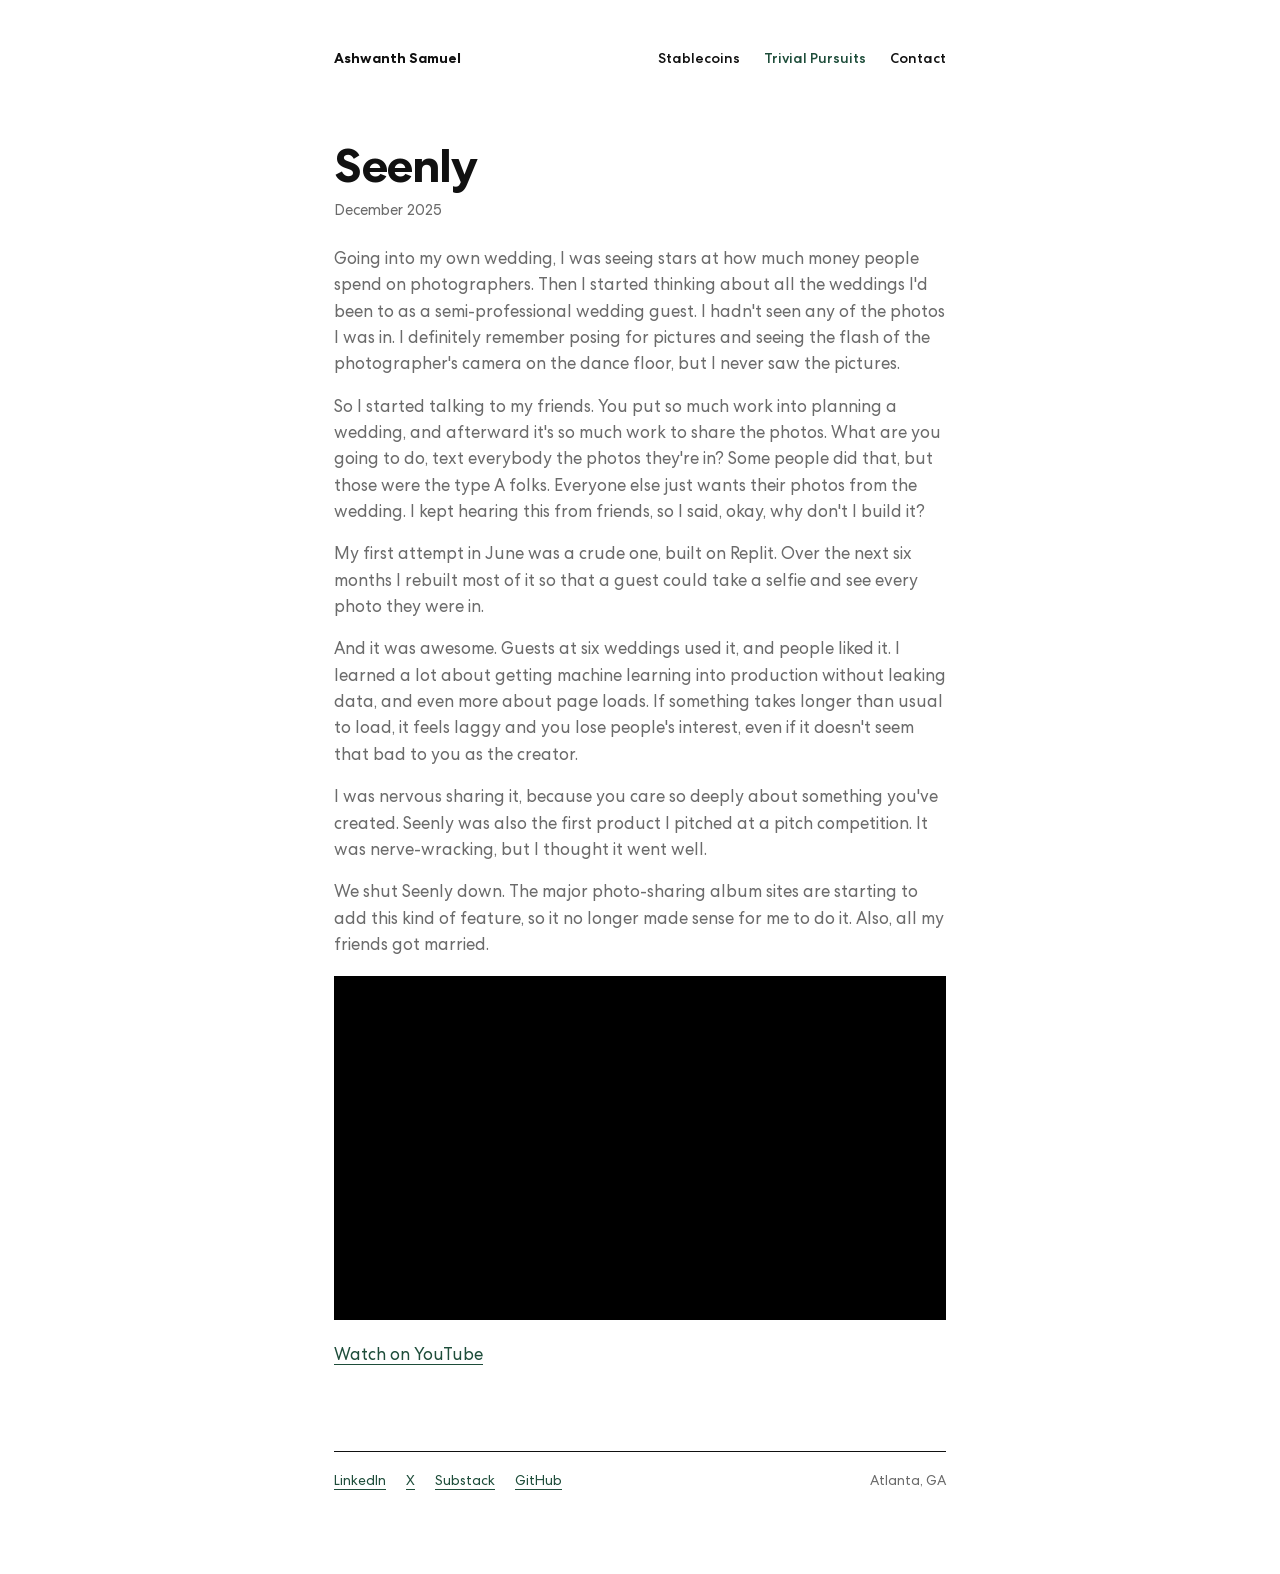
<file: seenly-writeup.html>
<!DOCTYPE html>
<html lang="en">
<head>
  <meta charset="UTF-8">
  <meta name="viewport" content="width=device-width, initial-scale=1.0">
  <meta name="description" content="Seenly, a photo-sharing app for weddings and events.">
  <meta name="author" content="Ashwanth Samuel">

  <meta property="og:title" content="Seenly - Ashwanth Samuel">
  <meta property="og:description" content="A photo-sharing app for weddings and events.">
  <meta property="og:type" content="article">
  <meta property="og:url" content="https://ashwanthsamuel.com/seenly-writeup">

  <meta name="twitter:card" content="summary">
  <meta name="twitter:title" content="Seenly - Ashwanth Samuel">
  <meta name="twitter:description" content="A photo-sharing app for weddings and events.">

  <link rel="icon" type="image/png" href="assets/img/favicon.png">
  <link rel="preload" href="/assets/fonts/CentraNo2-Book.woff2" as="font" type="font/woff2" crossorigin>
  <link rel="preload" href="/assets/fonts/CentraNo2-Medium.woff2" as="font" type="font/woff2" crossorigin>
  <link rel="preload" href="/assets/fonts/CentraNo2-Bold.woff2" as="font" type="font/woff2" crossorigin>
  <link rel="stylesheet" href="/assets/css/main.css?v=20261109">
  <title>Seenly - Ashwanth Samuel</title>
  <script src="assets/js/analytics.js"></script>
  <script src="/assets/js/webmcp.js" defer></script>
</head>
<body>
  <main class="page">
    <nav class="topnav" aria-label="Main navigation">
      <a href="/" class="home">Ashwanth Samuel</a>
      <a href="/writing">Stablecoins</a>
      <a href="/side-projects" aria-current="page">Trivial Pursuits</a>
      <a href="/#contact">Contact</a>
    </nav>

    <h1>Seenly</h1>
    <p class="dateline">December 2025</p>
    <div class="prose">
      <p>Going into my own wedding, I was seeing stars at how much money people spend on photographers. Then I started thinking about all the weddings I'd been to as a semi-professional wedding guest. I hadn't seen any of the photos I was in. I definitely remember posing for pictures and seeing the flash of the photographer's camera on the dance floor, but I never saw the pictures.</p>
      <p>So I started talking to my friends. You put so much work into planning a wedding, and afterward it's so much work to share the photos. What are you going to do, text everybody the photos they're in? Some people did that, but those were the type A folks. Everyone else just wants their photos from the wedding. I kept hearing this from friends, so I said, okay, why don't I build it?</p>
      <p>My first attempt in June was a crude one, built on Replit. Over the next six months I rebuilt most of it so that a guest could take a selfie and see every photo they were in.</p>
      <p>And it was awesome. Guests at six weddings used it, and people liked it. I learned a lot about getting machine learning into production without leaking data, and even more about page loads. If something takes longer than usual to load, it feels laggy and you lose people's interest, even if it doesn't seem that bad to you as the creator.</p>
      <p>I was nervous sharing it, because you care so deeply about something you've created. Seenly was also the first product I pitched at a pitch competition. It was nerve-wracking, but I thought it went well.</p>
      <p>We shut Seenly down. The major photo-sharing album sites are starting to add this kind of feature, so it no longer made sense for me to do it. Also, all my friends got married.</p>
    </div>

    <div class="video">
      <iframe src="https://www.youtube.com/embed/ya2za_zSlvQ" title="Seenly demo" allow="accelerometer; autoplay; clipboard-write; encrypted-media; gyroscope; picture-in-picture" allowfullscreen></iframe>
    </div>
    <a href="https://youtu.be/ya2za_zSlvQ" target="_blank" rel="noopener noreferrer">Watch on YouTube</a>

    <footer class="footer">
      <a href="https://www.linkedin.com/in/ashwanth-samuel/" target="_blank" rel="noopener noreferrer">LinkedIn</a>
      <a href="https://x.com/Ashwanth_Samuel" target="_blank" rel="noopener noreferrer">X</a>
      <a href="https://overcollateralized.substack.com/" target="_blank" rel="noopener noreferrer">Substack</a>
      <a href="https://github.com/ashwanth-eth" target="_blank" rel="noopener noreferrer">GitHub</a>
      <span class="place">Atlanta, GA</span>
    </footer>
  </main>
</body>
</html>
</file>
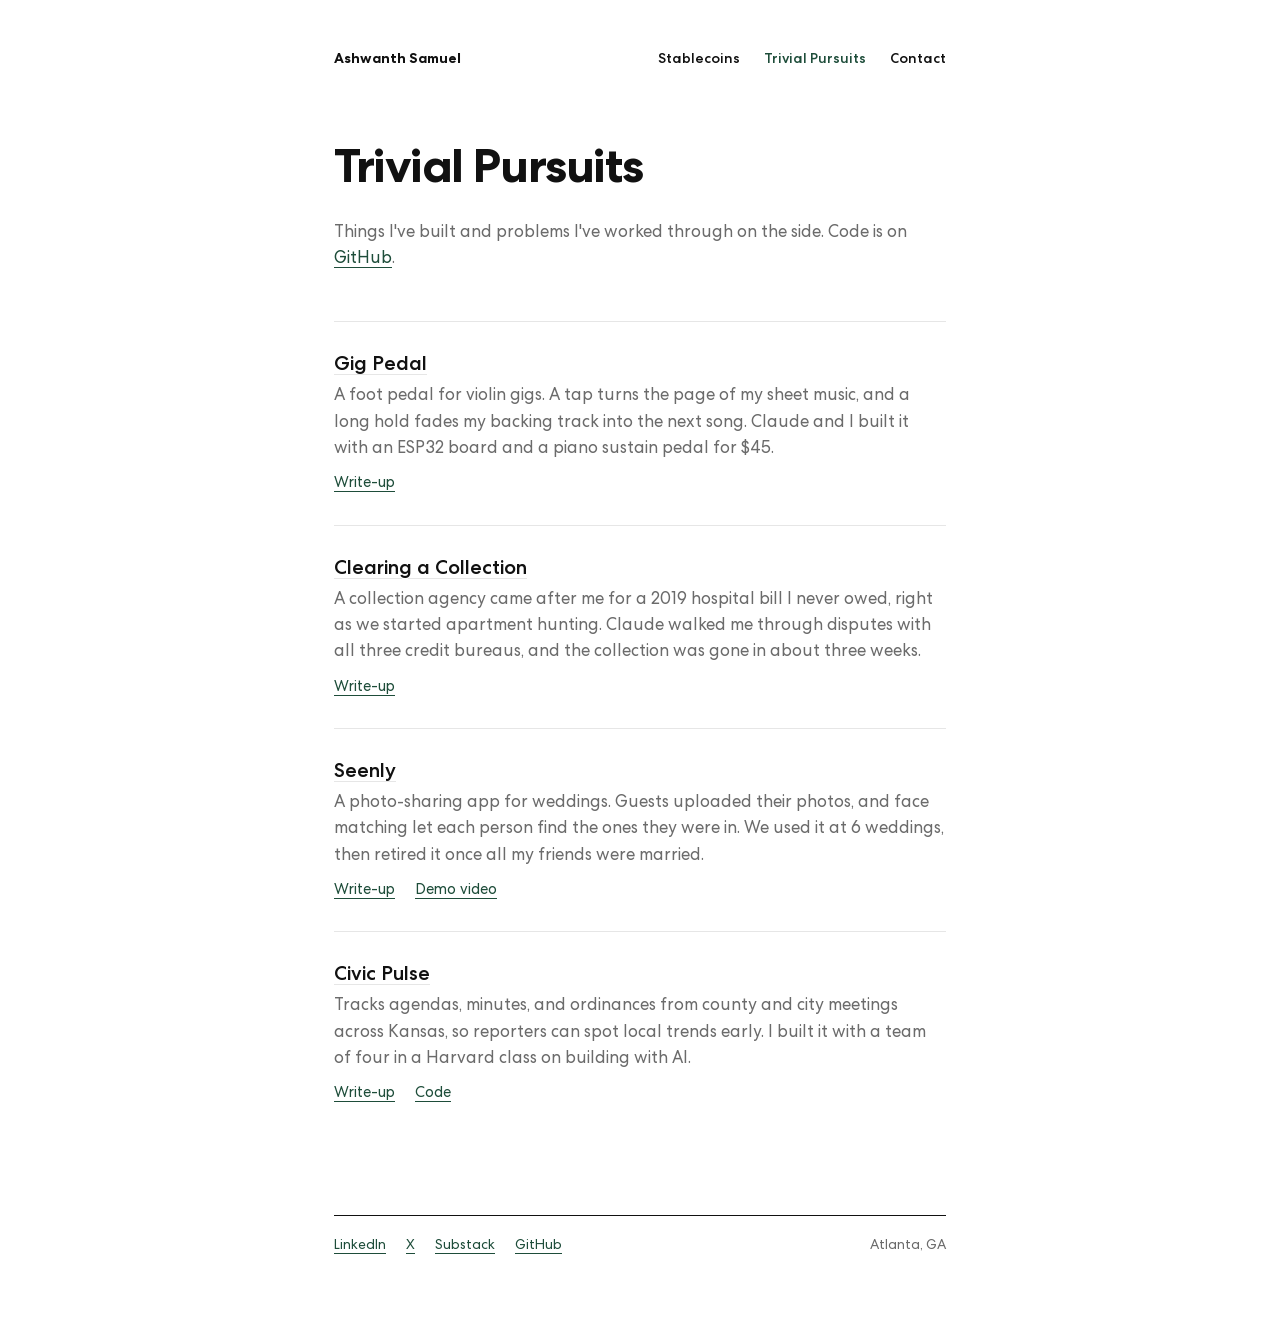
<file: side-projects.html>
<!DOCTYPE html>
<html lang="en">
<head>
  <meta charset="UTF-8">
  <meta name="viewport" content="width=device-width, initial-scale=1.0">
  <meta name="description" content="Trivial Pursuits: side projects and problems Ashwanth Samuel has worked through.">
  <meta name="author" content="Ashwanth Samuel">

  <meta property="og:title" content="Trivial Pursuits - Ashwanth Samuel">
  <meta property="og:description" content="A foot pedal for violin gigs, a medical collection I never owed, a wedding photo-sharing app, and a local government tracker.">
  <meta property="og:type" content="website">
  <meta property="og:url" content="https://ashwanthsamuel.com/side-projects">

  <meta name="twitter:card" content="summary">
  <meta name="twitter:title" content="Trivial Pursuits - Ashwanth Samuel">
  <meta name="twitter:description" content="A foot pedal for violin gigs, a medical collection I never owed, a wedding photo-sharing app, and a local government tracker.">

  <link rel="icon" type="image/png" href="assets/img/favicon.png">
  <link rel="preload" href="/assets/fonts/CentraNo2-Book.woff2" as="font" type="font/woff2" crossorigin>
  <link rel="preload" href="/assets/fonts/CentraNo2-Medium.woff2" as="font" type="font/woff2" crossorigin>
  <link rel="preload" href="/assets/fonts/CentraNo2-Bold.woff2" as="font" type="font/woff2" crossorigin>
  <link rel="stylesheet" href="/assets/css/main.css?v=20261109">
  <title>Trivial Pursuits - Ashwanth Samuel</title>
  <script src="assets/js/analytics.js"></script>
  <script src="/assets/js/webmcp.js" defer></script>
</head>
<body>
  <main class="page">
    <nav class="topnav" aria-label="Main navigation">
      <a href="/" class="home">Ashwanth Samuel</a>
      <a href="/writing">Stablecoins</a>
      <a href="/side-projects" aria-current="page">Trivial Pursuits</a>
      <a href="/#contact">Contact</a>
    </nav>

    <h1>Trivial Pursuits</h1>
    <p class="intro">Things I've built and problems I've worked through on the side. Code is on <a href="https://github.com/ashwanth-eth" target="_blank" rel="noopener noreferrer">GitHub</a>.</p>

    <article class="entry text">
      <div>
        <h3><a href="/gig-pedal">Gig Pedal</a></h3>
        <p>A foot pedal for violin gigs. A tap turns the page of my sheet music, and a long hold fades my backing track into the next song. Claude and I built it with an ESP32 board and a piano sustain pedal for $45.</p>
        <p class="links"><a href="/gig-pedal">Write-up</a></p>
      </div>
    </article>

    <article class="entry text">
      <div>
        <h3><a href="/medical-collection">Clearing a Collection</a></h3>
        <p>A collection agency came after me for a 2019 hospital bill I never owed, right as we started apartment hunting. Claude walked me through disputes with all three credit bureaus, and the collection was gone in about three weeks.</p>
        <p class="links"><a href="/medical-collection">Write-up</a></p>
      </div>
    </article>

    <article class="entry text">
      <div>
        <h3><a href="/seenly-writeup">Seenly</a></h3>
        <p>A photo-sharing app for weddings. Guests uploaded their photos, and face matching let each person find the ones they were in. We used it at 6 weddings, then retired it once all my friends were married.</p>
        <p class="links"><a href="/seenly-writeup">Write-up</a><a href="https://youtu.be/ya2za_zSlvQ" target="_blank" rel="noopener noreferrer">Demo video</a></p>
      </div>
    </article>

    <article class="entry text">
      <div>
        <h3><a href="/civic-pulse">Civic Pulse</a></h3>
        <p>Tracks agendas, minutes, and ordinances from county and city meetings across Kansas, so reporters can spot local trends early. I built it with a team of four in a Harvard class on building with AI.</p>
        <p class="links"><a href="/civic-pulse">Write-up</a><a href="https://github.com/cs1060f25/CIVIC-civic-pulse" target="_blank" rel="noopener noreferrer">Code</a></p>
      </div>
    </article>

    <footer class="footer">
      <a href="https://www.linkedin.com/in/ashwanth-samuel/" target="_blank" rel="noopener noreferrer">LinkedIn</a>
      <a href="https://x.com/Ashwanth_Samuel" target="_blank" rel="noopener noreferrer">X</a>
      <a href="https://overcollateralized.substack.com/" target="_blank" rel="noopener noreferrer">Substack</a>
      <a href="https://github.com/ashwanth-eth" target="_blank" rel="noopener noreferrer">GitHub</a>
      <span class="place">Atlanta, GA</span>
    </footer>
  </main>
</body>
</html>
</file>
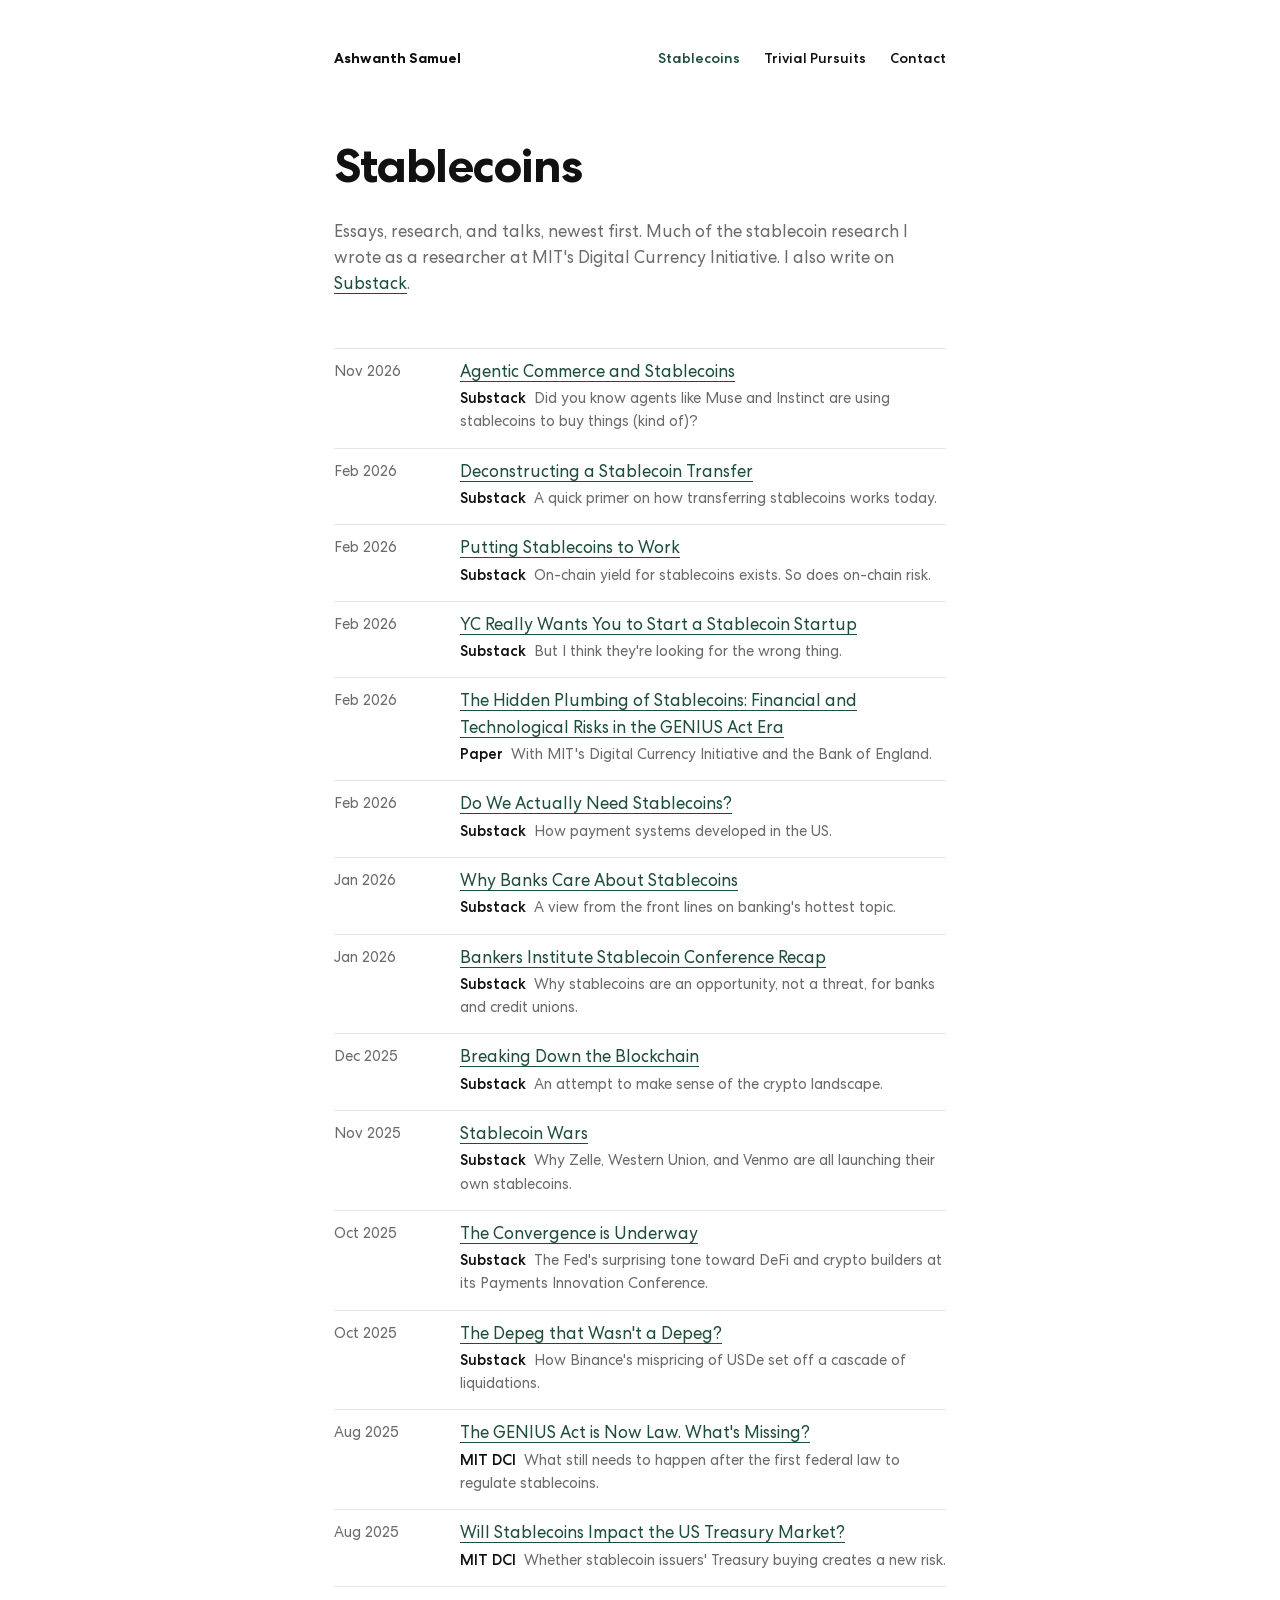
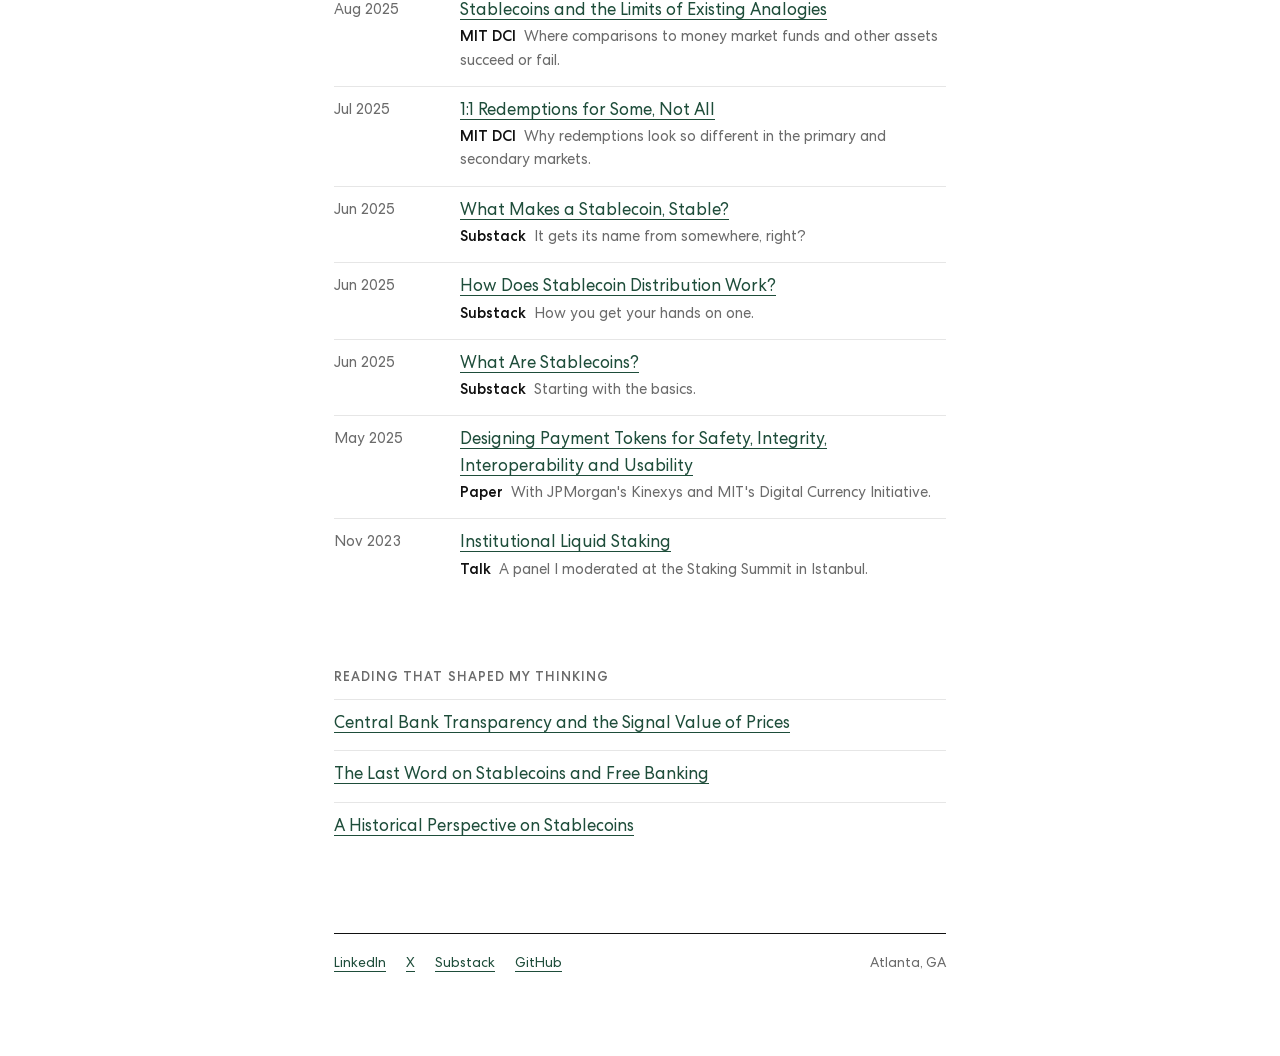
<file: writing.html>
<!DOCTYPE html>
<html lang="en">
<head>
  <meta charset="UTF-8">
  <meta name="viewport" content="width=device-width, initial-scale=1.0">
  <meta name="description" content="Writing, research, and talks by Ashwanth Samuel on stablecoins and payments.">
  <meta name="author" content="Ashwanth Samuel">

  <meta property="og:title" content="Stablecoins - Ashwanth Samuel">
  <meta property="og:description" content="Writing, research, and talks on stablecoins and payments.">
  <meta property="og:type" content="website">
  <meta property="og:url" content="https://ashwanthsamuel.com/writing">

  <meta name="twitter:card" content="summary">
  <meta name="twitter:title" content="Stablecoins - Ashwanth Samuel">
  <meta name="twitter:description" content="Writing, research, and talks on stablecoins and payments.">

  <link rel="icon" type="image/png" href="assets/img/favicon.png">
  <link rel="preload" href="/assets/fonts/CentraNo2-Book.woff2" as="font" type="font/woff2" crossorigin>
  <link rel="preload" href="/assets/fonts/CentraNo2-Medium.woff2" as="font" type="font/woff2" crossorigin>
  <link rel="preload" href="/assets/fonts/CentraNo2-Bold.woff2" as="font" type="font/woff2" crossorigin>
  <link rel="stylesheet" href="/assets/css/main.css?v=20261109">
  <title>Stablecoins - Ashwanth Samuel</title>
  <script src="assets/js/analytics.js"></script>
  <script src="/assets/js/webmcp.js" defer></script>
</head>
<body>
  <main class="page">
    <nav class="topnav" aria-label="Main navigation">
      <a href="/" class="home">Ashwanth Samuel</a>
      <a href="/writing" aria-current="page">Stablecoins</a>
      <a href="/side-projects">Trivial Pursuits</a>
      <a href="/#contact">Contact</a>
    </nav>

    <h1>Stablecoins</h1>
    <p class="intro">Essays, research, and talks, newest first. Much of the stablecoin research I wrote as a researcher at MIT's Digital Currency Initiative. I also write on <a href="https://overcollateralized.substack.com/" target="_blank" rel="noopener noreferrer">Substack</a>.</p>

    <ul class="list posts">

      <li><span class="when">Nov 2026</span><span><a href="https://overcollateralized.substack.com/p/agentic-commerce-and-stablecoins" target="_blank" rel="noopener noreferrer">Agentic Commerce and Stablecoins</a><span class="note"><span class="source">Substack</span>Did you know agents like Muse and Instinct are using stablecoins to buy things (kind of)?</span></span></li>
      <li><span class="when">Feb 2026</span><span><a href="https://overcollateralized.substack.com/p/deconstructing-a-stablecoin-transfer" target="_blank" rel="noopener noreferrer">Deconstructing a Stablecoin Transfer</a><span class="note"><span class="source">Substack</span>A quick primer on how transferring stablecoins works today.</span></span></li>
      <li><span class="when">Feb 2026</span><span><a href="https://overcollateralized.substack.com/p/putting-stablecoins-to-work" target="_blank" rel="noopener noreferrer">Putting Stablecoins to Work</a><span class="note"><span class="source">Substack</span>On-chain yield for stablecoins exists. So does on-chain risk.</span></span></li>
      <li><span class="when">Feb 2026</span><span><a href="https://overcollateralized.substack.com/p/yc-really-wants-you-to-start-a-stablecoin" target="_blank" rel="noopener noreferrer">YC Really Wants You to Start a Stablecoin Startup</a><span class="note"><span class="source">Substack</span>But I think they're looking for the wrong thing.</span></span></li>
      <li><span class="when">Feb 2026</span><span><a href="https://www.dci.mit.edu/projects/hidden-plumbing-stablecoins" target="_blank" rel="noopener noreferrer">The Hidden Plumbing of Stablecoins: Financial and Technological Risks in the GENIUS Act Era</a><span class="note"><span class="source">Paper</span>With MIT's Digital Currency Initiative and the Bank of England.</span></span></li>
      <li><span class="when">Feb 2026</span><span><a href="https://overcollateralized.substack.com/p/do-we-actually-need-stablecoins" target="_blank" rel="noopener noreferrer">Do We Actually Need Stablecoins?</a><span class="note"><span class="source">Substack</span>How payment systems developed in the US.</span></span></li>
      <li><span class="when">Jan 2026</span><span><a href="https://overcollateralized.substack.com/p/why-banks-care-about-stablecoins" target="_blank" rel="noopener noreferrer">Why Banks Care About Stablecoins</a><span class="note"><span class="source">Substack</span>A view from the front lines on banking's hottest topic.</span></span></li>
      <li><span class="when">Jan 2026</span><span><a href="https://overcollateralized.substack.com/p/bankers-institute-stablecoin-conference" target="_blank" rel="noopener noreferrer">Bankers Institute Stablecoin Conference Recap</a><span class="note"><span class="source">Substack</span>Why stablecoins are an opportunity, not a threat, for banks and credit unions.</span></span></li>
      <li><span class="when">Dec 2025</span><span><a href="https://overcollateralized.substack.com/p/breaking-down-the-blockchain" target="_blank" rel="noopener noreferrer">Breaking Down the Blockchain</a><span class="note"><span class="source">Substack</span>An attempt to make sense of the crypto landscape.</span></span></li>
      <li><span class="when">Nov 2025</span><span><a href="https://overcollateralized.substack.com/p/stablecoin-wars" target="_blank" rel="noopener noreferrer">Stablecoin Wars</a><span class="note"><span class="source">Substack</span>Why Zelle, Western Union, and Venmo are all launching their own stablecoins.</span></span></li>
      <li><span class="when">Oct 2025</span><span><a href="https://overcollateralized.substack.com/p/the-convergence-is-underway" target="_blank" rel="noopener noreferrer">The Convergence is Underway</a><span class="note"><span class="source">Substack</span>The Fed's surprising tone toward DeFi and crypto builders at its Payments Innovation Conference.</span></span></li>
      <li><span class="when">Oct 2025</span><span><a href="https://overcollateralized.substack.com/p/the-depeg-that-wasnt-a-depeg" target="_blank" rel="noopener noreferrer">The Depeg that Wasn't a Depeg?</a><span class="note"><span class="source">Substack</span>How Binance's mispricing of USDe set off a cascade of liquidations.</span></span></li>
      <li><span class="when">Aug 2025</span><span><a href="https://www.dci.mit.edu/posts/stablecoins-genius-act" target="_blank" rel="noopener noreferrer">The GENIUS Act is Now Law. What's Missing?</a><span class="note"><span class="source">MIT DCI</span>What still needs to happen after the first federal law to regulate stablecoins.</span></span></li>
      <li><span class="when">Aug 2025</span><span><a href="https://www.dci.mit.edu/posts/stablecoins-treasuries" target="_blank" rel="noopener noreferrer">Will Stablecoins Impact the US Treasury Market?</a><span class="note"><span class="source">MIT DCI</span>Whether stablecoin issuers' Treasury buying creates a new risk.</span></span></li>
      <li><span class="when">Aug 2025</span><span><a href="https://www.dci.mit.edu/posts/stablecoin-analogies" target="_blank" rel="noopener noreferrer">Stablecoins and the Limits of Existing Analogies</a><span class="note"><span class="source">MIT DCI</span>Where comparisons to money market funds and other assets succeed or fail.</span></span></li>
      <li><span class="when">Jul 2025</span><span><a href="https://www.dci.mit.edu/posts/stablecoin-redemptions-for-some-not-all" target="_blank" rel="noopener noreferrer">1:1 Redemptions for Some, Not All</a><span class="note"><span class="source">MIT DCI</span>Why redemptions look so different in the primary and secondary markets.</span></span></li>
      <li><span class="when">Jun 2025</span><span><a href="https://overcollateralized.substack.com/p/what-makes-a-stablecoin-stable" target="_blank" rel="noopener noreferrer">What Makes a Stablecoin, Stable?</a><span class="note"><span class="source">Substack</span>It gets its name from somewhere, right?</span></span></li>
      <li><span class="when">Jun 2025</span><span><a href="https://overcollateralized.substack.com/p/how-does-stablecoin-distribution" target="_blank" rel="noopener noreferrer">How Does Stablecoin Distribution Work?</a><span class="note"><span class="source">Substack</span>How you get your hands on one.</span></span></li>
      <li><span class="when">Jun 2025</span><span><a href="https://overcollateralized.substack.com/p/what-are-stablecoins" target="_blank" rel="noopener noreferrer">What Are Stablecoins?</a><span class="note"><span class="source">Substack</span>Starting with the basics.</span></span></li>
      <li><span class="when">May 2025</span><span><a href="https://www.jpmorgan.com/kinexys/documents/designing-payment-tokens-for-safety-integrity-interoperability-usability.pdf" target="_blank" rel="noopener noreferrer">Designing Payment Tokens for Safety, Integrity, Interoperability and Usability</a><span class="note"><span class="source">Paper</span>With JPMorgan's Kinexys and MIT's Digital Currency Initiative.</span></span></li>
      <li><span class="when">Nov 2023</span><span><a href="https://www.youtube.com/watch?v=tzKaLqmexyI" target="_blank" rel="noopener noreferrer">Institutional Liquid Staking</a><span class="note"><span class="source">Talk</span>A panel I moderated at the Staking Summit in Istanbul.</span></span></li>
    </ul>

    <h2>Reading that shaped my thinking</h2>
    <ul class="list plain">
      <li><a href="https://www.brookings.edu/wp-content/uploads/2005/06/2005b_bpea_morris.pdf" target="_blank" rel="noopener noreferrer">Central Bank Transparency and the Signal Value of Prices</a></li>
      <li><a href="https://murmurationstwo.substack.com/p/the-last-word-on-stablecoins-and" target="_blank" rel="noopener noreferrer">The Last Word on Stablecoins and Free Banking</a></li>
      <li><a href="https://libertystreeteconomics.newyorkfed.org/2025/10/a-historical-perspective-on-stablecoins/" target="_blank" rel="noopener noreferrer">A Historical Perspective on Stablecoins</a></li>
    </ul>

    <footer class="footer">
      <a href="https://www.linkedin.com/in/ashwanth-samuel/" target="_blank" rel="noopener noreferrer">LinkedIn</a>
      <a href="https://x.com/Ashwanth_Samuel" target="_blank" rel="noopener noreferrer">X</a>
      <a href="https://overcollateralized.substack.com/" target="_blank" rel="noopener noreferrer">Substack</a>
      <a href="https://github.com/ashwanth-eth" target="_blank" rel="noopener noreferrer">GitHub</a>
      <span class="place">Atlanta, GA</span>
    </footer>
  </main>
</body>
</html>
</file>
<file: assets/css/main.css>
@font-face {
  font-family: 'Centra';
  src: url('/assets/fonts/CentraNo2-Book.woff2') format('woff2');
  font-weight: 400;
  font-style: normal;
  font-display: swap;
}

@font-face {
  font-family: 'Centra';
  src: url('/assets/fonts/CentraNo2-Medium.woff2') format('woff2');
  font-weight: 500;
  font-style: normal;
  font-display: swap;
}

@font-face {
  font-family: 'Centra';
  src: url('/assets/fonts/CentraNo2-Bold.woff2') format('woff2');
  font-weight: 700;
  font-style: normal;
  font-display: swap;
}

:root {
  --bg: #ffffff;
  --ink: #111111;
  --muted: #6b6b6b;
  --rule: #e6e6e6;
  --accent: #1e4d3a;
  --font: 'Centra', -apple-system, BlinkMacSystemFont, "Segoe UI", sans-serif;
}

* {
  margin: 0;
  padding: 0;
  box-sizing: border-box;
}

body {
  background: var(--bg);
  color: var(--ink);
  font-family: var(--font);
  font-size: 17px;
  line-height: 1.55;
  -webkit-font-smoothing: antialiased;
}

a {
  color: var(--accent);
  text-decoration: underline;
  text-decoration-thickness: 1px;
  text-underline-offset: 4px;
}

a:hover {
  color: var(--ink);
}

a:focus-visible {
  outline: 2px solid var(--accent);
  outline-offset: 3px;
}

img {
  display: block;
  max-width: 100%;
}

/* Home: photo on the left, content on the right. */

.split {
  display: grid;
  grid-template-columns: 42vw 1fr;
  min-height: 100vh;
}

.split-photo {
  position: sticky;
  top: 0;
  height: 100vh;
  overflow: hidden;
}

.split-photo img {
  width: 100%;
  height: 100%;
  object-fit: cover;
  object-position: 55% 15%;
}

.content {
  padding: 48px 64px 80px;
  max-width: 740px;
}

/* Inner pages: one column. */

.page {
  max-width: 676px;
  margin: 0 auto;
  padding: 48px 32px 80px;
}

/* Top navigation */

.topnav {
  display: flex;
  flex-wrap: wrap;
  align-items: baseline;
  gap: 8px 24px;
  font-size: 14px;
  font-weight: 500;
  margin-bottom: 120px;
}

.topnav a {
  color: var(--ink);
  text-decoration: none;
}

.topnav a:hover,
.topnav a[aria-current="page"] {
  color: var(--accent);
}

.topnav .home {
  margin-right: auto;
  font-weight: 700;
}

.page .topnav {
  margin-bottom: 72px;
}

/* Type */

h1 {
  font-weight: 700;
  font-size: 64px;
  line-height: 0.98;
  letter-spacing: -0.03em;
  margin-bottom: 32px;
}

.page h1 {
  font-size: 48px;
}

.lede {
  font-size: 22px;
  line-height: 1.45;
  max-width: 30em;
  margin-bottom: 16px;
}

.lede + p,
.intro {
  color: var(--muted);
}

.intro {
  margin-bottom: 48px;
}

h2 {
  font-size: 13px;
  font-weight: 500;
  text-transform: uppercase;
  letter-spacing: 0.08em;
  color: var(--muted);
  margin: 72px 0 12px;
}

/* Dated lists */

.list {
  list-style: none;
}

.list li {
  display: grid;
  grid-template-columns: 110px 1fr;
  gap: 16px;
  padding: 12px 0;
  border-top: 1px solid var(--rule);
}

.list .when {
  color: var(--muted);
  font-size: 15px;
  font-variant-numeric: tabular-nums;
  padding-top: 1px;
}

.list .note {
  display: block;
  color: var(--muted);
  font-size: 15px;
}

.more {
  display: inline-block;
  margin-top: 16px;
  font-size: 15px;
}

/* Research entries with images */

.entry {
  display: grid;
  grid-template-columns: 220px 1fr;
  gap: 28px;
  padding: 28px 0;
  border-top: 1px solid var(--rule);
}

.entry img {
  width: 100%;
  aspect-ratio: 3 / 2;
  object-fit: cover;
  border: 1px solid var(--rule);
}

.entry img.logo {
  object-fit: contain;
  padding: 16px;
}

.entry .when {
  color: var(--muted);
  font-size: 14px;
  font-variant-numeric: tabular-nums;
  margin-bottom: 4px;
}

.entry h3 {
  font-size: 20px;
  font-weight: 500;
  line-height: 1.3;
  margin-bottom: 8px;
}

.entry h3 a {
  color: var(--ink);
  text-decoration-color: var(--rule);
}

.entry h3 a:hover {
  color: var(--accent);
  text-decoration-color: currentColor;
}

.entry p {
  color: var(--muted);
}

.entry .links {
  display: flex;
  gap: 20px;
  margin-top: 10px;
  font-size: 15px;
}

/* Seenly write-up */

.prose p {
  max-width: 36em;
  margin-bottom: 16px;
}

.video {
  position: relative;
  aspect-ratio: 16 / 9;
  margin: 8px 0 24px;
  background: #000;
}

.video iframe {
  position: absolute;
  inset: 0;
  width: 100%;
  height: 100%;
  border: 0;
}

/* Footer */

.footer {
  margin-top: 80px;
  padding-top: 20px;
  border-top: 1px solid var(--ink);
  display: flex;
  flex-wrap: wrap;
  gap: 8px 20px;
  font-size: 14px;
}

.footer .place {
  margin-left: auto;
  color: var(--muted);
}

@media (max-width: 860px) {
  .split {
    grid-template-columns: 1fr;
  }

  .split-photo {
    position: relative;
    height: 56vh;
  }

  .content,
  .page {
    padding: 28px 16px 60px;
  }

  .topnav,
  .page .topnav {
    margin-bottom: 48px;
  }

  .topnav .home {
    width: 100%;
  }

  h1 {
    font-size: 46px;
  }

  .page h1 {
    font-size: 38px;
  }

  .lede {
    font-size: 20px;
  }

  .list li {
    grid-template-columns: 84px 1fr;
  }

  .entry {
    grid-template-columns: 1fr;
    gap: 16px;
  }

  .footer .place {
    margin-left: 0;
    width: 100%;
  }
}

.list.plain li {
  grid-template-columns: 1fr;
}

.entry.text {
  grid-template-columns: 1fr;
}

.prose p:not(.lede) {
  color: var(--muted);
}

/* Writing list: source label before each summary */

.list .source {
  color: var(--ink);
  font-weight: 500;
  margin-right: 8px;
}

/* Article pages */

.prose h2 {
  margin-top: 56px;
}

/* Scaffolding notes. Remove every .todo before deploying. */

.todo {
  color: #9a5b00 !important;
  font-style: italic;
  border-left: 3px solid #e8b04a;
  padding-left: 12px;
}

.dateline {
  color: var(--muted);
  font-size: 15px;
  margin: -20px 0 24px;
}

.dek {
  font-size: 20px;
  line-height: 1.45;
  max-width: 32em;
  margin: -16px 0 12px;
}

.dek + .dateline {
  margin-top: 0;
}

.essay-video {
  margin: 0 0 32px;
}

.essay-video video {
  display: block;
  width: 100%;
  max-width: 360px;
  aspect-ratio: 9 / 16;
  border-radius: 6px;
  background: #000;
}

/* Takes: one per row, click to expand the reason */

.takes {
  list-style: none;
  margin-top: 40px;
}

.takes li {
  border-top: 1px solid var(--rule);
}

.takes li:last-child {
  border-bottom: 1px solid var(--rule);
}

.takes summary,
.takes .take {
  display: block;
  padding: 16px 32px 16px 0;
  font-size: 19px;
  font-weight: 500;
  line-height: 1.4;
}

.takes summary {
  position: relative;
  cursor: pointer;
  list-style: none;
}

.takes summary::-webkit-details-marker {
  display: none;
}

.takes summary::after {
  content: "+";
  position: absolute;
  right: 4px;
  top: 14px;
  color: var(--muted);
  font-weight: 400;
  font-size: 22px;
}

.takes details[open] summary::after {
  content: "\2212";
}

.takes summary:hover {
  color: var(--accent);
}

.takes details p {
  color: var(--muted);
  max-width: 36em;
  padding: 0 32px 18px 0;
}

/* Photos in article pages */

.photo {
  max-width: 36em;
  margin: 8px 0 32px;
}

.photo img {
  width: 100%;
  height: auto;
  border-radius: 4px;
}

.photo figcaption {
  margin-top: 8px;
  color: var(--muted);
  font-size: 14px;
}

.photo-grid {
  display: grid;
  grid-template-columns: 1fr 1fr;
  gap: 16px;
  max-width: 36em;
  margin: 8px 0 32px;
}

.photo-grid .photo {
  margin: 0;
}

.photo-grid img {
  aspect-ratio: 3 / 4;
  object-fit: cover;
}

/* Numbered steps in article pages */

.prose ol.steps {
  max-width: 36em;
  margin: 0 0 24px;
  padding-left: 1.4em;
}

.prose ol.steps li {
  margin-bottom: 8px;
  padding-left: 4px;
}

.prose ol.steps strong {
  font-weight: 500;
}

/* Callout boxes in article pages */

.callout {
  max-width: 36em;
  margin: 8px 0 32px;
  padding: 18px 22px;
  border-left: 4px solid var(--accent);
  border-radius: 4px;
  background: #f2f6f4;
}

.callout p {
  margin-bottom: 8px;
}

.callout p:last-child {
  margin-bottom: 0;
}

.callout strong {
  font-weight: 500;
}

.callout-label {
  font-size: 13px;
  font-weight: 500;
  letter-spacing: 0.06em;
  text-transform: uppercase;
  color: var(--accent);
}

.callout.warning {
  border-left-color: #b3261e;
  background: #fbefed;
}

.callout.warning .callout-label {
  color: #b3261e;
}

.callout.warning blockquote p {
  font-size: 14px;
  line-height: 1.6;
  letter-spacing: 0.03em;
  text-transform: uppercase;
}
</file>
